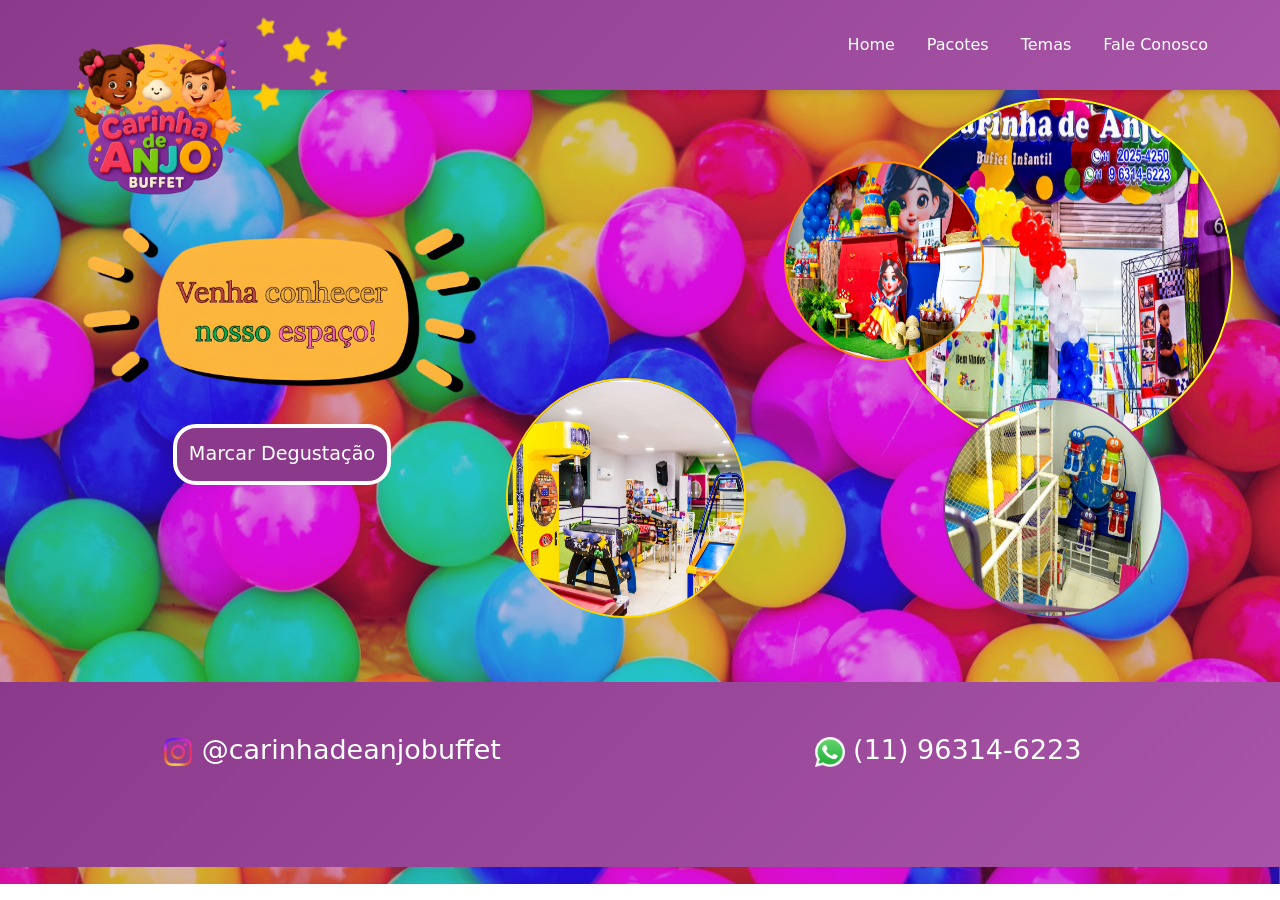
<file: index.html>
<!DOCTYPE html>
<html lang="pt-BR">
<head>
  <meta charset="UTF-8">
  <meta name="viewport" content="width=device-width, initial-scale=1.0">
  <title>Carinha de Anjo Buffet - Festas Infantis</title>
  <link rel="stylesheet" href="css/styles.css">
  <link href="https://cdn.jsdelivr.net/npm/bootstrap@5.3.8/dist/css/bootstrap.min.css" rel="stylesheet" integrity="sha384-sRIl4kxILFvY47J16cr9ZwB07vP4J8+LH7qKQnuqkuIAvNWLzeN8tE5YBujZqJLB" crossorigin="anonymous">
</head>
<body style="
    background: url('imgs/back.jpg');
">

  <header>
    <div class="header-container">
      <a href="index.html" class="logo">
        <!-- <span class="logo-emoji">🎉</span>
        <span>Carinha de Anjo</span> -->
        <img class="logos" src="imgs/0.png"/>
        <img class="logoss" src="imgs/home/10.png"/>
      </a>
      <button class="menu-toggle" id="menuToggle">☰</button>
      <nav id="navMenu">
        <a href="index.html">Home</a>
        <a href="pages/pacotes.html">Pacotes</a>
        <a href="pages/temas.html">Temas</a>
        <!-- <a href="pages/espaco.html">Nosso Espaço</a> -->
        <a href="pages/contato.html">Fale Conosco</a>
      </nav>
    </div>
  </header>
<!-- 
  <section class="hero">
    <div class="hero-content">
      <h1>🎊 Bem-vindo ao Carinha de Anjo Buffet! 🎊</h1>
      <p>Festas infantis inesquecíveis com temas incríveis e muita diversão</p>
      <button class="cta-button" onclick="window.location.href='pages/contato.html'">Marcar Degustação</button>
    </div>
  </section> -->

  <section class="container principal">
    <div class="row">
      <br/>
      <br/>
      <br/>
      <div class="col align-self-center text-center ">
        <img class="img87" src="imgs/87.png"/>
        <br/>
        <button onclick="document.location.href='https://wa.me/5511963146223'" class="marcar">Marcar Degustação</button>
      </div>
      <div class="col two align-self-end">

        <img class="img1" src="imgs/home/1.jpg"/>

      </div>
      <div class="col tree">
 
        <div class="row">
          <div class="col-6 col-md-4"></div>
        </div>

        <div class="row mt-2">
          <div class="col-6 col-md-4"></div>
          <div class="col-6 col-md-4">
            <img class="img2" src="imgs/home/2.jpg"/>
          </div>
          <div class="col-6 col-md-4"></div>
        </div>

        <div class="row ">
          <div class="col-6"><img class="img3" src="imgs/home/4.jpg"/></div>
          <div class="col-6"><img class="img4" src="imgs/home/3.jpg"/></div>
      </div>
   
  </section>

  <!--  -->


  
  
  <footer>
    <div class="footer-content">
      <div class="footer-section">
        <p><a href="https://www.instagram.com/carinhadeanjobuffet" target="_blank" title="Instagram"><img style="width: 30px;height: auto;" src="imgs/50.png" /> @carinhadeanjobuffet</a></p>
      </div>
      <div class="footer-section">
          <a href="https://wa.me/5511963146223" target="_blank" title="Instagram"><img style="width: 30px;height: auto;" src="imgs/1.png" /> (11) 96314-6223</a>
        </div>
      </div>
    </div>
  </footer>

  <script src="js/main.js"></script>

  <script src="https://cdn.jsdelivr.net/npm/bootstrap@5.3.8/dist/js/bootstrap.bundle.min.js" integrity="sha384-FKyoEForCGlyvwx9Hj09JcYn3nv7wiPVlz7YYwJrWVcXK/BmnVDxM+D2scQbITxI" crossorigin="anonymous"></script>

</body>
</html>
</file>
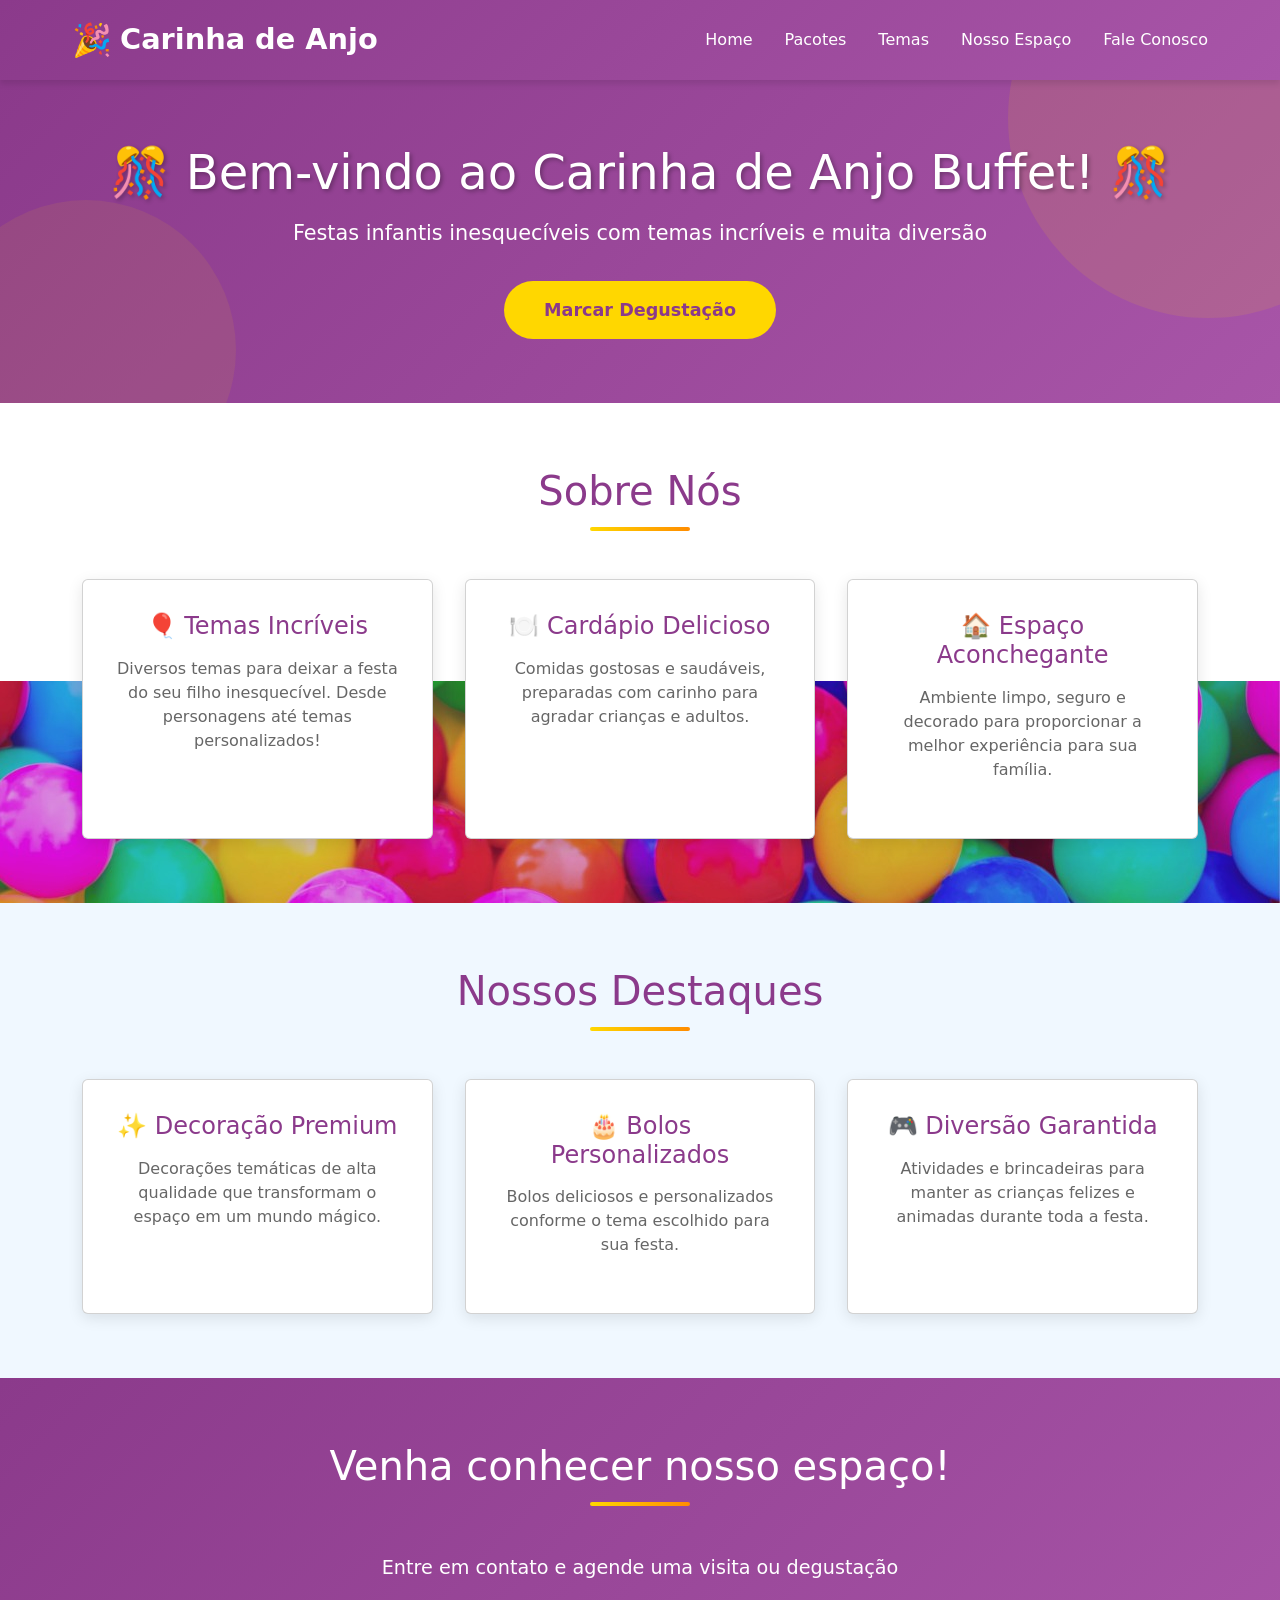
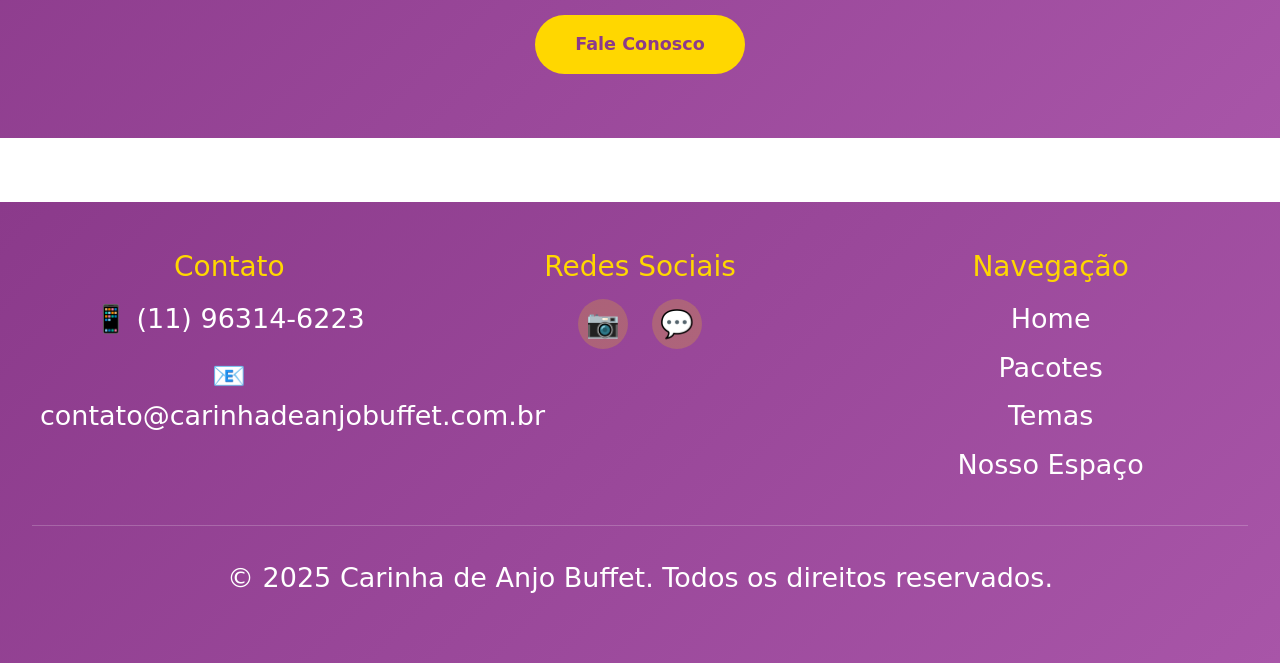
<file: index copy.html>
<!DOCTYPE html>
<html lang="pt-BR">
<head>
  <meta charset="UTF-8">
  <meta name="viewport" content="width=device-width, initial-scale=1.0">
  <title>Carinha de Anjo Buffet - Festas Infantis</title>
  <link rel="stylesheet" href="css/styles.css">
  <link href="https://cdn.jsdelivr.net/npm/bootstrap@5.3.8/dist/css/bootstrap.min.css" rel="stylesheet" integrity="sha384-sRIl4kxILFvY47J16cr9ZwB07vP4J8+LH7qKQnuqkuIAvNWLzeN8tE5YBujZqJLB" crossorigin="anonymous">
</head>
<body>
  <!-- HEADER -->
  <header>
    <div class="header-container">
      <a href="index.html" class="logo">
        <span class="logo-emoji">🎉</span>
        <span>Carinha de Anjo</span>
      </a>
      <button class="menu-toggle" id="menuToggle">☰</button>
      <nav id="navMenu">
        <a href="index.html">Home</a>
        <a href="pages/pacotes.html">Pacotes</a>
        <a href="pages/temas.html">Temas</a>
        <a href="pages/espaco.html">Nosso Espaço</a>
        <a href="pages/contato.html">Fale Conosco</a>
      </nav>
    </div>
  </header>

  <!-- HERO SECTION -->
  <section class="hero">
    <div class="hero-content">
      <h1>🎊 Bem-vindo ao Carinha de Anjo Buffet! 🎊</h1>
      <p>Festas infantis inesquecíveis com temas incríveis e muita diversão</p>
      <button class="cta-button" onclick="window.location.href='pages/contato.html'">Marcar Degustação</button>
    </div>
  </section>

  <!-- SOBRE -->
  <section id="sobre">
    <div class="container">
      <h2>Sobre Nós</h2>
      <div class="cards-grid">
        <div class="card">
          <h3>🎈 Temas Incríveis</h3>
          <p>Diversos temas para deixar a festa do seu filho inesquecível. Desde personagens até temas personalizados!</p>
        </div>
        <div class="card">
          <h3>🍽️ Cardápio Delicioso</h3>
          <p>Comidas gostosas e saudáveis, preparadas com carinho para agradar crianças e adultos.</p>
        </div>
        <div class="card">
          <h3>🏠 Espaço Aconchegante</h3>
          <p>Ambiente limpo, seguro e decorado para proporcionar a melhor experiência para sua família.</p>
        </div>
      </div>
    </div>
  </section>

  <!-- DESTAQUES -->
  <section id="destaques" style="background-color: #f0f8ff;">
    <div class="container">
      <h2>Nossos Destaques</h2>
      <div class="cards-grid">
        <div class="card">
          <h3>✨ Decoração Premium</h3>
          <p>Decorações temáticas de alta qualidade que transformam o espaço em um mundo mágico.</p>
        </div>
        <div class="card">
          <h3>🎂 Bolos Personalizados</h3>
          <p>Bolos deliciosos e personalizados conforme o tema escolhido para sua festa.</p>
        </div>
        <div class="card">
          <h3>🎮 Diversão Garantida</h3>
          <p>Atividades e brincadeiras para manter as crianças felizes e animadas durante toda a festa.</p>
        </div>
      </div>
    </div>
  </section>

  <!-- CHAMADA PARA AÇÃO -->
  <section id="cta" style="background: linear-gradient(135deg, #8B3A8B 0%, #A855A8 100%); color: white; text-align: center;">
    <div class="container">
      <h2 style="color: white;">Venha conhecer nosso espaço!</h2>
      <p style="font-size: 1.2rem; margin-bottom: 2rem;">Entre em contato e agende uma visita ou degustação</p>
      <button class="cta-button" onclick="window.location.href='pages/contato.html'">Fale Conosco</button>
    </div>
  </section>

  <!-- FOOTER -->
  <footer>
    <div class="footer-content">
      <div class="footer-section">
        <h3>Contato</h3>
        <p>📱 (11) 96314-6223</p>
        <p>📧 contato@carinhadeanjobuffet.com.br</p>
      </div>
      <div class="footer-section">
        <h3>Redes Sociais</h3>
        <div class="social-links">
          <a href="https://www.instagram.com/carinhadeanjobuffet" target="_blank" title="Instagram">📷</a>
          <a href="https://wa.me/5511963146223" target="_blank" title="WhatsApp">💬</a>
        </div>
      </div>
      <div class="footer-section">
        <h3>Navegação</h3>
        <a href="index.html">Home</a>
        <a href="pages/pacotes.html">Pacotes</a>
        <a href="pages/temas.html">Temas</a>
        <a href="pages/espaco.html">Nosso Espaço</a>
      </div>
    </div>
    <div class="footer-bottom">
      <p>&copy; 2025 Carinha de Anjo Buffet. Todos os direitos reservados.</p>
    </div>
  </footer>

  <script src="js/main.js"></script>

  <script src="https://cdn.jsdelivr.net/npm/bootstrap@5.3.8/dist/js/bootstrap.bundle.min.js" integrity="sha384-FKyoEForCGlyvwx9Hj09JcYn3nv7wiPVlz7YYwJrWVcXK/BmnVDxM+D2scQbITxI" crossorigin="anonymous"></script>

</body>
</html>
</file>
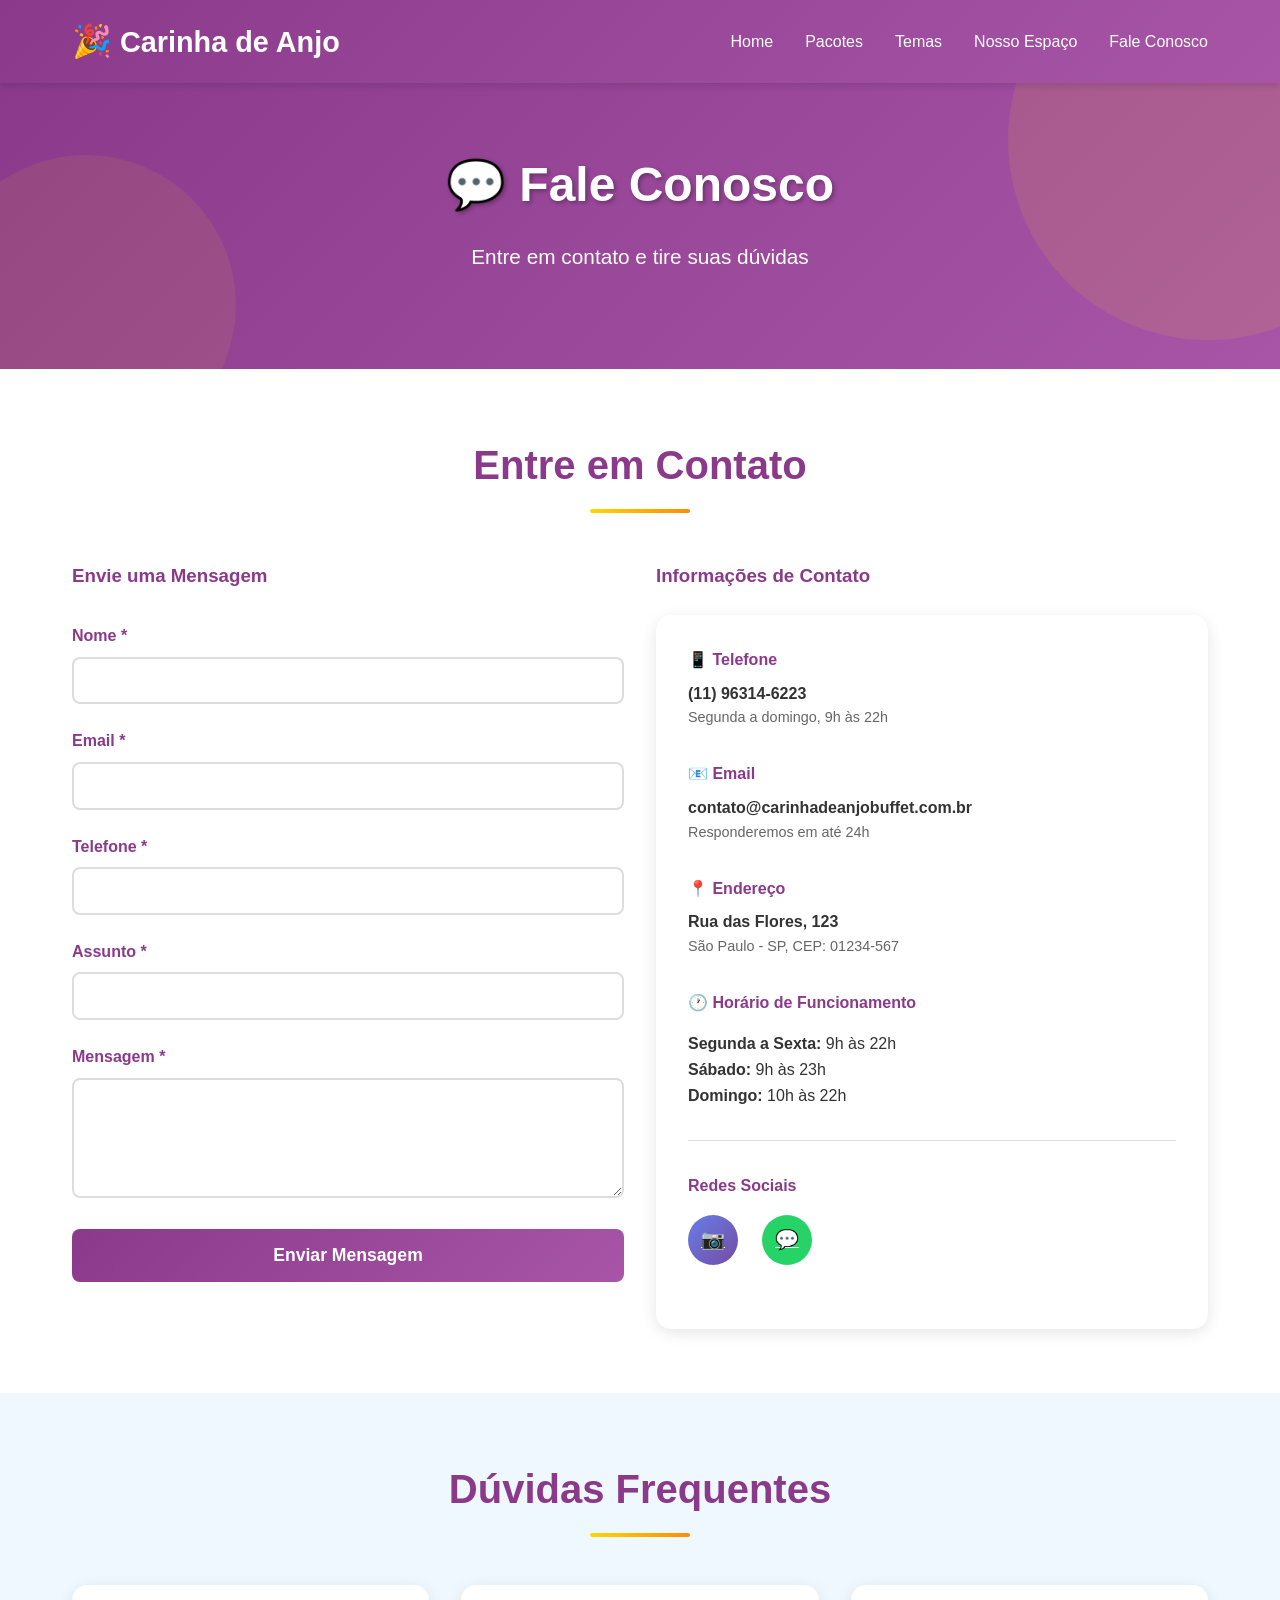
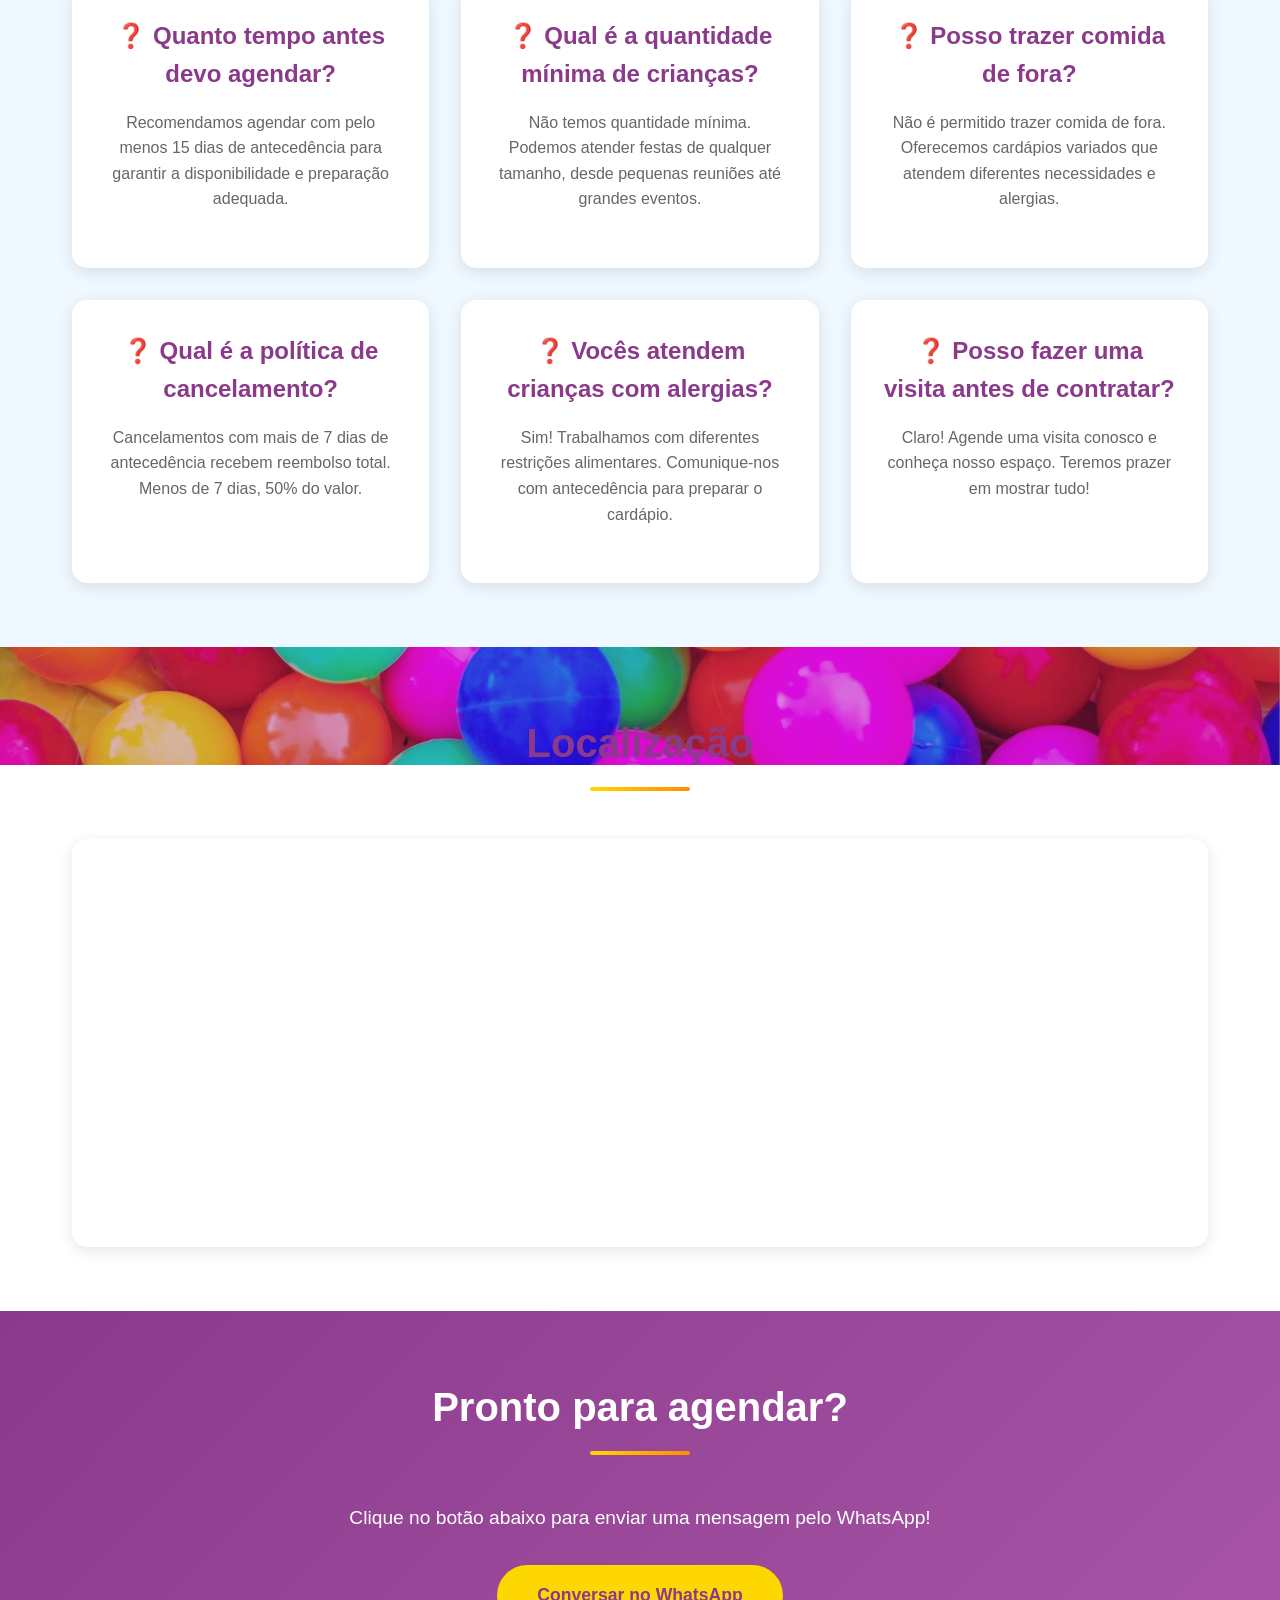
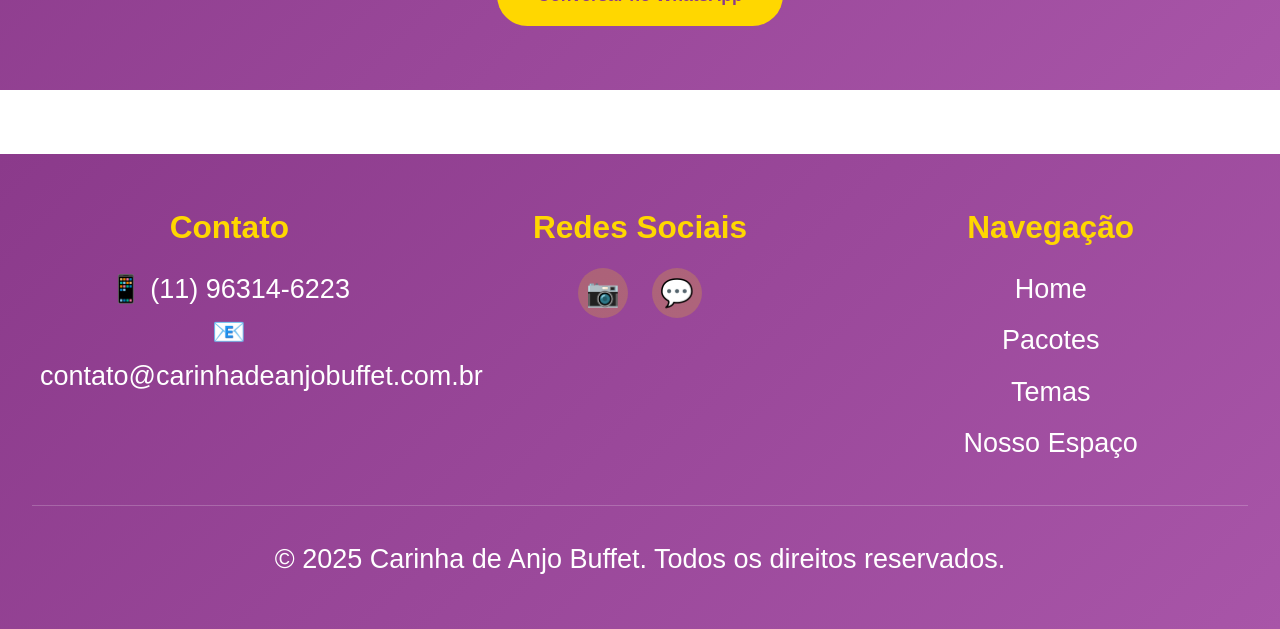
<file: pages/contato copy.html>
<!DOCTYPE html>
<html lang="pt-BR">
<head>
  <meta charset="UTF-8">
  <meta name="viewport" content="width=device-width, initial-scale=1.0">
  <title>Fale Conosco - Carinha de Anjo Buffet</title>
  <link rel="stylesheet" href="../css/styles.css">
</head>
<body>
  <!-- HEADER -->
  <header>
    <div class="header-container">
      <a href="../index.html" class="logo">
        <span class="logo-emoji">🎉</span>
        <span>Carinha de Anjo</span>
      </a>
      <button class="menu-toggle" id="menuToggle">☰</button>
      <nav id="navMenu">
        <a href="../index.html">Home</a>
        <a href="pacotes.html">Pacotes</a>
        <a href="temas.html">Temas</a>
        <a href="espaco.html">Nosso Espaço</a>
        <a href="contato.html">Fale Conosco</a>
      </nav>
    </div>
  </header>

  <!-- HERO SECTION -->
  <section class="hero">
    <div class="hero-content">
      <h1>💬 Fale Conosco</h1>
      <p>Entre em contato e tire suas dúvidas</p>
    </div>
  </section>

  <!-- CONTATO -->
  <section id="contato">
    <div class="container">
      <h2>Entre em Contato</h2>
      <div style="display: grid; grid-template-columns: 1fr 1fr; gap: 2rem; margin-top: 2rem;">
        <!-- FORMULÁRIO -->
        <div>
          <h3 style="color: var(--primary-purple); margin-bottom: 1.5rem;">Envie uma Mensagem</h3>
          <form class="form-container" id="contactForm" style="box-shadow: none; padding: 0;">
            <div class="form-group">
              <label for="nome">Nome *</label>
              <input type="text" id="nome" name="nome" required>
            </div>
            <div class="form-group">
              <label for="email">Email *</label>
              <input type="email" id="email" name="email" required>
            </div>
            <div class="form-group">
              <label for="telefone">Telefone *</label>
              <input type="tel" id="telefone" name="telefone" required>
            </div>
            <div class="form-group">
              <label for="assunto">Assunto *</label>
              <input type="text" id="assunto" name="assunto" required>
            </div>
            <div class="form-group">
              <label for="mensagem">Mensagem *</label>
              <textarea id="mensagem" name="mensagem" required></textarea>
            </div>
            <button type="submit" class="submit-btn">Enviar Mensagem</button>
          </form>
        </div>

        <!-- INFORMAÇÕES DE CONTATO -->
        <div>
          <h3 style="color: var(--primary-purple); margin-bottom: 1.5rem;">Informações de Contato</h3>
          <div style="background: white; padding: 2rem; border-radius: var(--border-radius); box-shadow: 0 4px 15px rgba(0, 0, 0, 0.1);">
            <div style="margin-bottom: 2rem;">
              <h4 style="color: var(--primary-purple); margin-bottom: 0.5rem;">📱 Telefone</h4>
              <p><strong>(11) 96314-6223</strong></p>
              <p style="color: #666; font-size: 0.9rem;">Segunda a domingo, 9h às 22h</p>
            </div>

            <div style="margin-bottom: 2rem;">
              <h4 style="color: var(--primary-purple); margin-bottom: 0.5rem;">📧 Email</h4>
              <p><strong>contato@carinhadeanjobuffet.com.br</strong></p>
              <p style="color: #666; font-size: 0.9rem;">Responderemos em até 24h</p>
            </div>

            <div style="margin-bottom: 2rem;">
              <h4 style="color: var(--primary-purple); margin-bottom: 0.5rem;">📍 Endereço</h4>
              <p><strong>Rua das Flores, 123</strong></p>
              <p style="color: #666; font-size: 0.9rem;">São Paulo - SP, CEP: 01234-567</p>
            </div>

            <div style="margin-bottom: 2rem;">
              <h4 style="color: var(--primary-purple); margin-bottom: 1rem;">🕐 Horário de Funcionamento</h4>
              <p><strong>Segunda a Sexta:</strong> 9h às 22h</p>
              <p><strong>Sábado:</strong> 9h às 23h</p>
              <p><strong>Domingo:</strong> 10h às 22h</p>
            </div>

            <div style="margin-top: 2rem; padding-top: 2rem; border-top: 1px solid #ddd;">
              <h4 style="color: var(--primary-purple); margin-bottom: 1rem;">Redes Sociais</h4>
              <div class="social-links" style="justify-content: flex-start;">
                <a href="https://www.instagram.com/carinhadeanjobuffet" target="_blank" title="Instagram" style="background: linear-gradient(135deg, #667eea 0%, #764ba2 100%); color: white; font-size: 1.2rem;">📷</a>
                <a href="https://wa.me/5511963146223" target="_blank" title="WhatsApp" style="background: #25D366; color: white; font-size: 1.2rem;">💬</a>
              </div>
            </div>
          </div>
        </div>
      </div>
    </div>
  </section>

  <!-- DÚVIDAS FREQUENTES -->
  <section id="faq" style="background-color: #f0f8ff;">
    <div class="container">
      <h2>Dúvidas Frequentes</h2>
      <div class="cards-grid">
        <div class="card">
          <h3>❓ Quanto tempo antes devo agendar?</h3>
          <p>Recomendamos agendar com pelo menos 15 dias de antecedência para garantir a disponibilidade e preparação adequada.</p>
        </div>
        <div class="card">
          <h3>❓ Qual é a quantidade mínima de crianças?</h3>
          <p>Não temos quantidade mínima. Podemos atender festas de qualquer tamanho, desde pequenas reuniões até grandes eventos.</p>
        </div>
        <div class="card">
          <h3>❓ Posso trazer comida de fora?</h3>
          <p>Não é permitido trazer comida de fora. Oferecemos cardápios variados que atendem diferentes necessidades e alergias.</p>
        </div>
        <div class="card">
          <h3>❓ Qual é a política de cancelamento?</h3>
          <p>Cancelamentos com mais de 7 dias de antecedência recebem reembolso total. Menos de 7 dias, 50% do valor.</p>
        </div>
        <div class="card">
          <h3>❓ Vocês atendem crianças com alergias?</h3>
          <p>Sim! Trabalhamos com diferentes restrições alimentares. Comunique-nos com antecedência para preparar o cardápio.</p>
        </div>
        <div class="card">
          <h3>❓ Posso fazer uma visita antes de contratar?</h3>
          <p>Claro! Agende uma visita conosco e conheça nosso espaço. Teremos prazer em mostrar tudo!</p>
        </div>
      </div>
    </div>
  </section>

  <!-- MAPA -->
  <section id="mapa">
    <div class="container">
      <h2>Localização</h2>
      <div style="margin-top: 2rem; border-radius: var(--border-radius); overflow: hidden; box-shadow: 0 4px 15px rgba(0, 0, 0, 0.1);">
        <iframe src="https://www.google.com/maps/embed?pb=!1m18!1m12!1m3!1d3657.1975508788353!2d-46.6560521!3d-23.5505199!2m3!1f0!2f0!3f0!3m2!1i1024!2i768!4f13.1!3m3!1m2!1s0x94ce59c8da0edb6d%3A0x1234567890!2sRua%20das%20Flores%2C%20123%20-%20S%C3%A3o%20Paulo!5e0!3m2!1spt-BR!2sbr!4v1234567890" width="100%" height="400" style="border:0;" allowfullscreen="" loading="lazy" referrerpolicy="no-referrer-when-downgrade"></iframe>
      </div>
    </div>
  </section>

  <!-- CTA -->
  <section id="cta" style="background: linear-gradient(135deg, #8B3A8B 0%, #A855A8 100%); color: white; text-align: center;">
    <div class="container">
      <h2 style="color: white;">Pronto para agendar?</h2>
      <p style="font-size: 1.2rem; margin-bottom: 2rem;">Clique no botão abaixo para enviar uma mensagem pelo WhatsApp!</p>
      <a href="https://wa.me/5511963146223?text=Olá!%20Gostaria%20de%20agendar%20uma%20festa%20no%20Carinha%20de%20Anjo%20Buffet!" target="_blank" class="cta-button">Conversar no WhatsApp</a>
    </div>
  </section>

  <!-- FOOTER -->
  <footer>
    <div class="footer-content">
      <div class="footer-section">
        <h3>Contato</h3>
        <p>📱 (11) 96314-6223</p>
        <p>📧 contato@carinhadeanjobuffet.com.br</p>
      </div>
      <div class="footer-section">
        <h3>Redes Sociais</h3>
        <div class="social-links">
          <a href="https://www.instagram.com/carinhadeanjobuffet" target="_blank" title="Instagram">📷</a>
          <a href="https://wa.me/5511963146223" target="_blank" title="WhatsApp">💬</a>
        </div>
      </div>
      <div class="footer-section">
        <h3>Navegação</h3>
        <a href="../index.html">Home</a>
        <a href="pacotes.html">Pacotes</a>
        <a href="temas.html">Temas</a>
        <a href="espaco.html">Nosso Espaço</a>
      </div>
    </div>
    <div class="footer-bottom">
      <p>&copy; 2025 Carinha de Anjo Buffet. Todos os direitos reservados.</p>
    </div>
  </footer>

  <script src="../js/main.js"></script>
</body>
</html>
</file>
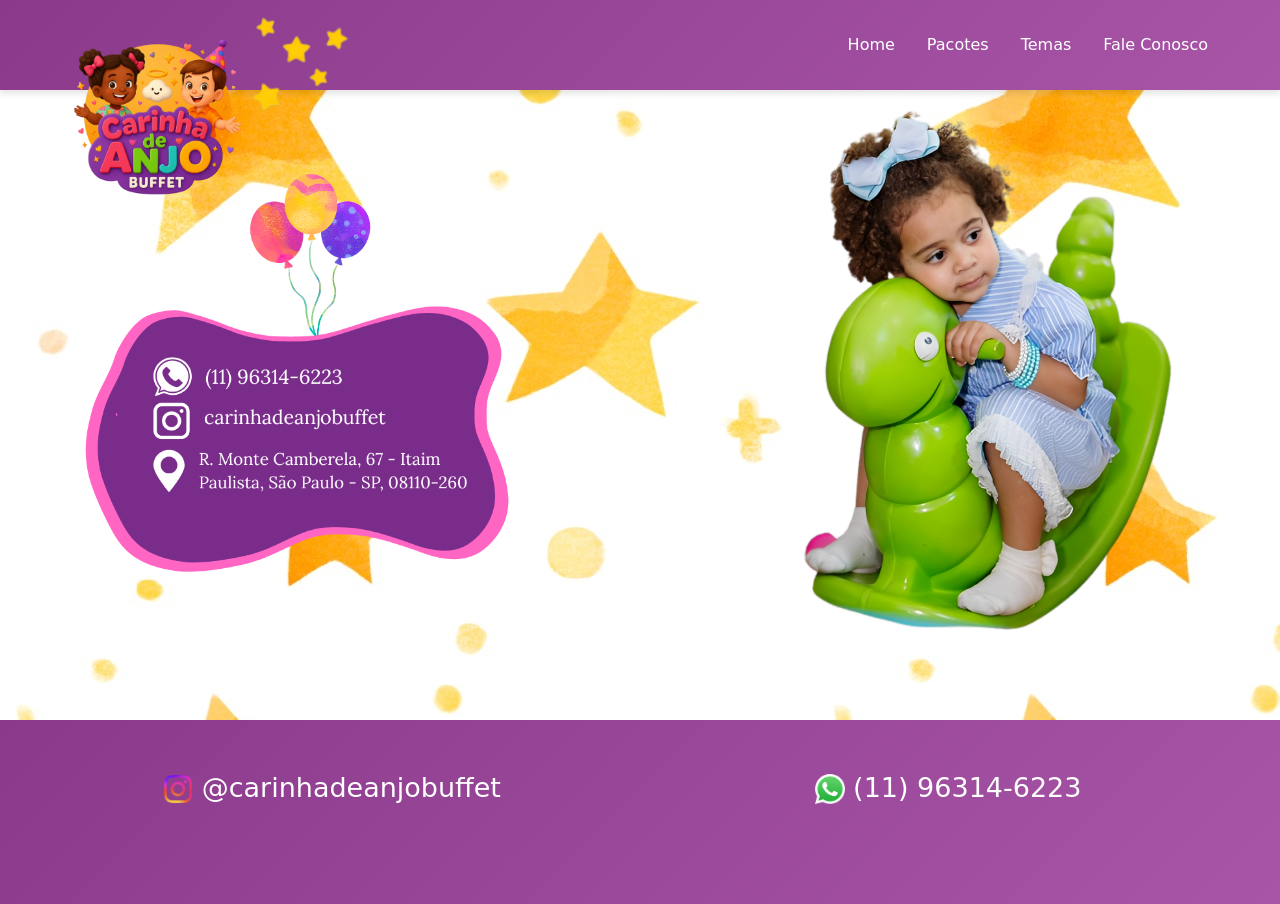
<file: pages/contato.html>
<!DOCTYPE html>
<html lang="pt-BR">
<head>
  <meta charset="UTF-8">
  <meta name="viewport" content="width=device-width, initial-scale=1.0">
  <title>Carinha de Anjo Buffet - Festas Infantis</title>
  <link rel="stylesheet" href="../css/styles.css">
  <link href="https://cdn.jsdelivr.net/npm/bootstrap@5.3.8/dist/css/bootstrap.min.css" rel="stylesheet" integrity="sha384-sRIl4kxILFvY47J16cr9ZwB07vP4J8+LH7qKQnuqkuIAvNWLzeN8tE5YBujZqJLB" crossorigin="anonymous">
</head>
<body style="
    background: url('../imgs/contato/1.jpg');
">

  <header>
    <div class="header-container">
      <a href="index.html" class="logo">
        <!-- <span class="logo-emoji">🎉</span>
        <span>Carinha de Anjo</span> -->
        <img class="logos" src="../imgs/0.png"/>
        <img class="logoss" src="../imgs/home/10.png"/>
      </a>
      <button class="menu-toggle" id="menuToggle">☰</button>
      <nav id="navMenu">
        <a href="../index.html">Home</a>
        <a href="pacotes.html">Pacotes</a>
        <a href="temas.html">Temas</a>
        <!-- <a href="espaco.html">Nosso Espaço</a> -->
        <a href="contato.html">Fale Conosco</a>
      </nav>
    </div>
  </header>
<!-- 
  <section class="hero">
    <div class="hero-content">
      <h1>🎊 Bem-vindo ao Carinha de Anjo Buffet! 🎊</h1>
      <p>Festas infantis inesquecíveis com temas incríveis e muita diversão</p>
      <button class="cta-button" onclick="window.location.href='pages/contato.html'">Marcar Degustação</button>
    </div>
  </section> -->

  <section class="container principal">
    <div class="row">
      <br/>
      <br/>
      <br/>
      <div class="col contatos align-self-center ">
       <img class="img102" src="../imgs/contato/10.png" />
      </div>
      <div class="col two align-self-end">
        
      </div>
      <div class="col tree">
  
        <div class="row ">
          <div class="col-6"><img class="img101" src="../imgs/contato/2.png"/></div>
      </div>
   
  </section>
  
  <footer>
    <div class="footer-content">
      <div class="footer-section">
        <p><a href="https://www.instagram.com/carinhadeanjobuffet" target="_blank" title="Instagram"><img style="width: 30px;height: auto;" src="../imgs/50.png" /> @carinhadeanjobuffet</a></p>
      </div>
      <div class="footer-section">
          <a href="https://wa.me/5511963146223" target="_blank" title="Instagram"><img style="width: 30px;height: auto;" src="../imgs/1.png" /> (11) 96314-6223</a>
        </div>
      </div>
    </div>
  </footer>

  <script src="../js/main.js"></script>

  <script src="https://cdn.jsdelivr.net/npm/bootstrap@5.3.8/dist/js/bootstrap.bundle.min.js" integrity="sha384-FKyoEForCGlyvwx9Hj09JcYn3nv7wiPVlz7YYwJrWVcXK/BmnVDxM+D2scQbITxI" crossorigin="anonymous"></script>

</body>
</html>
</file>
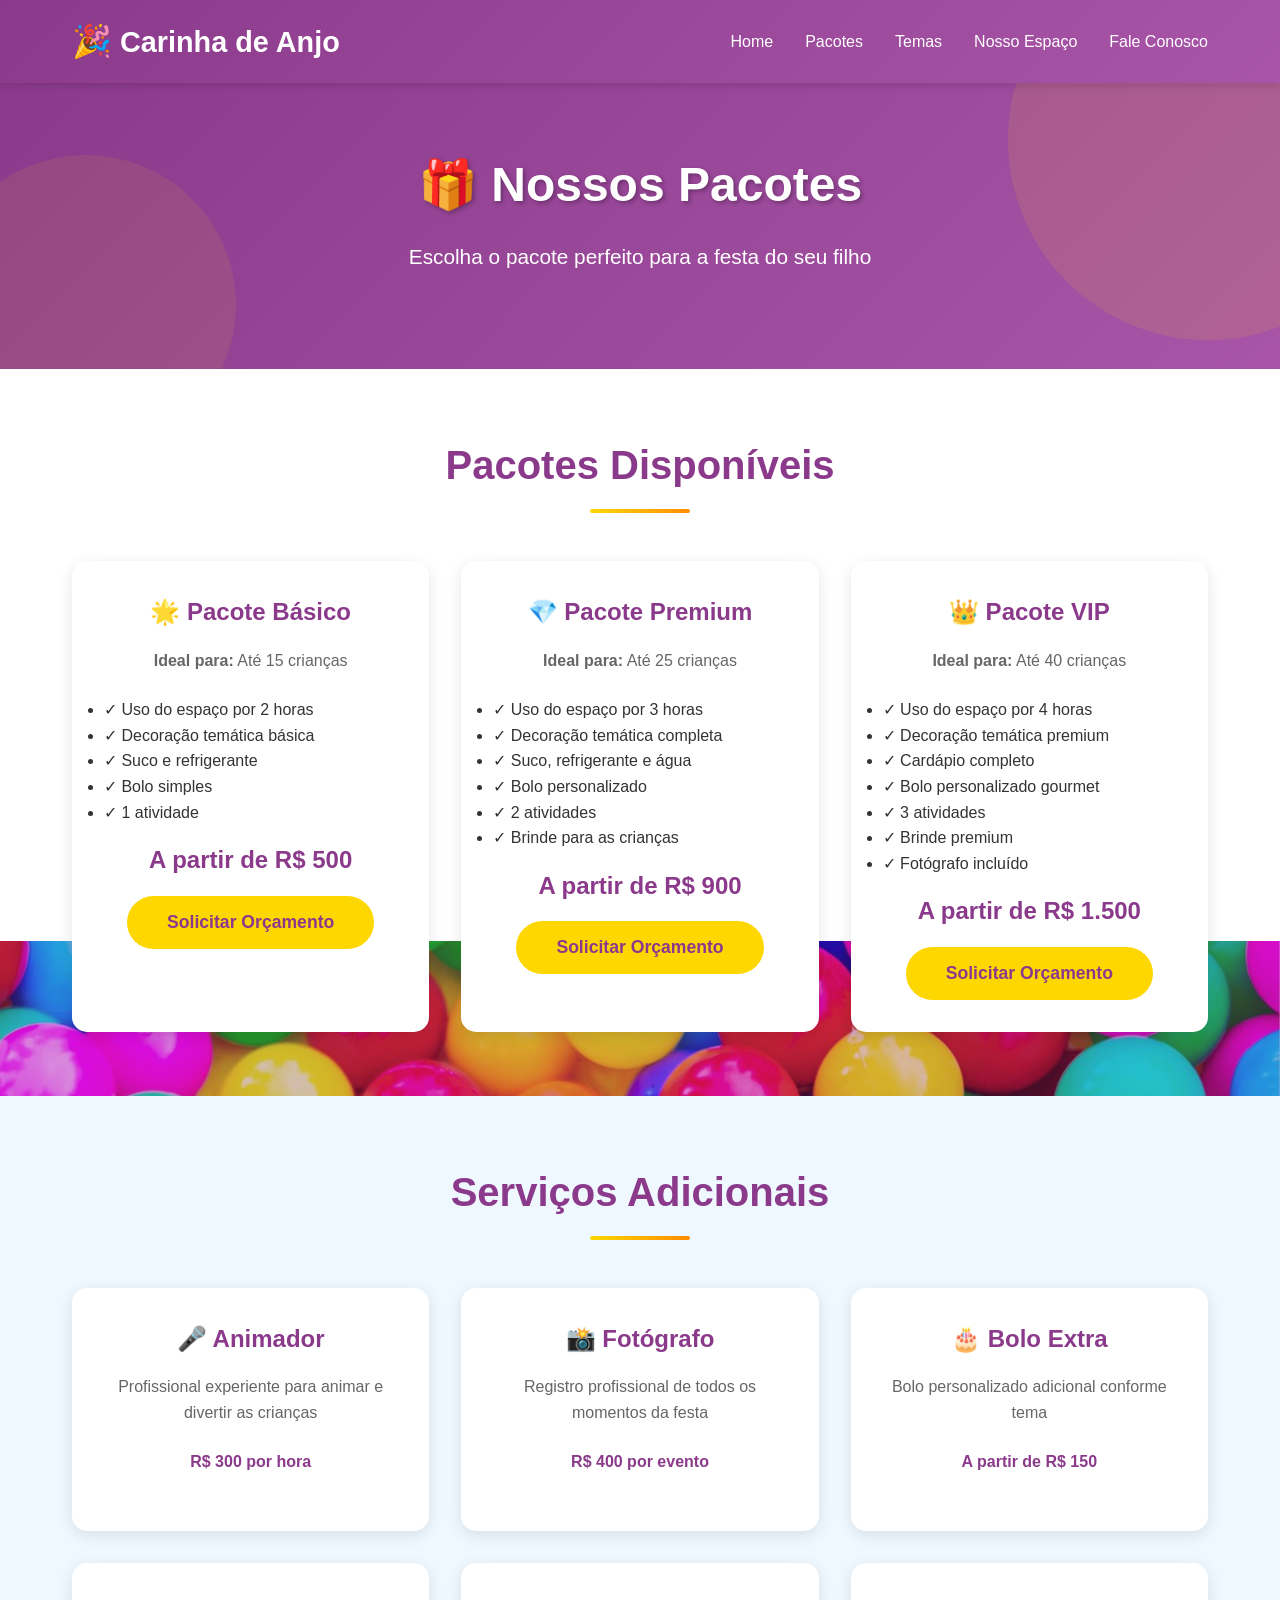
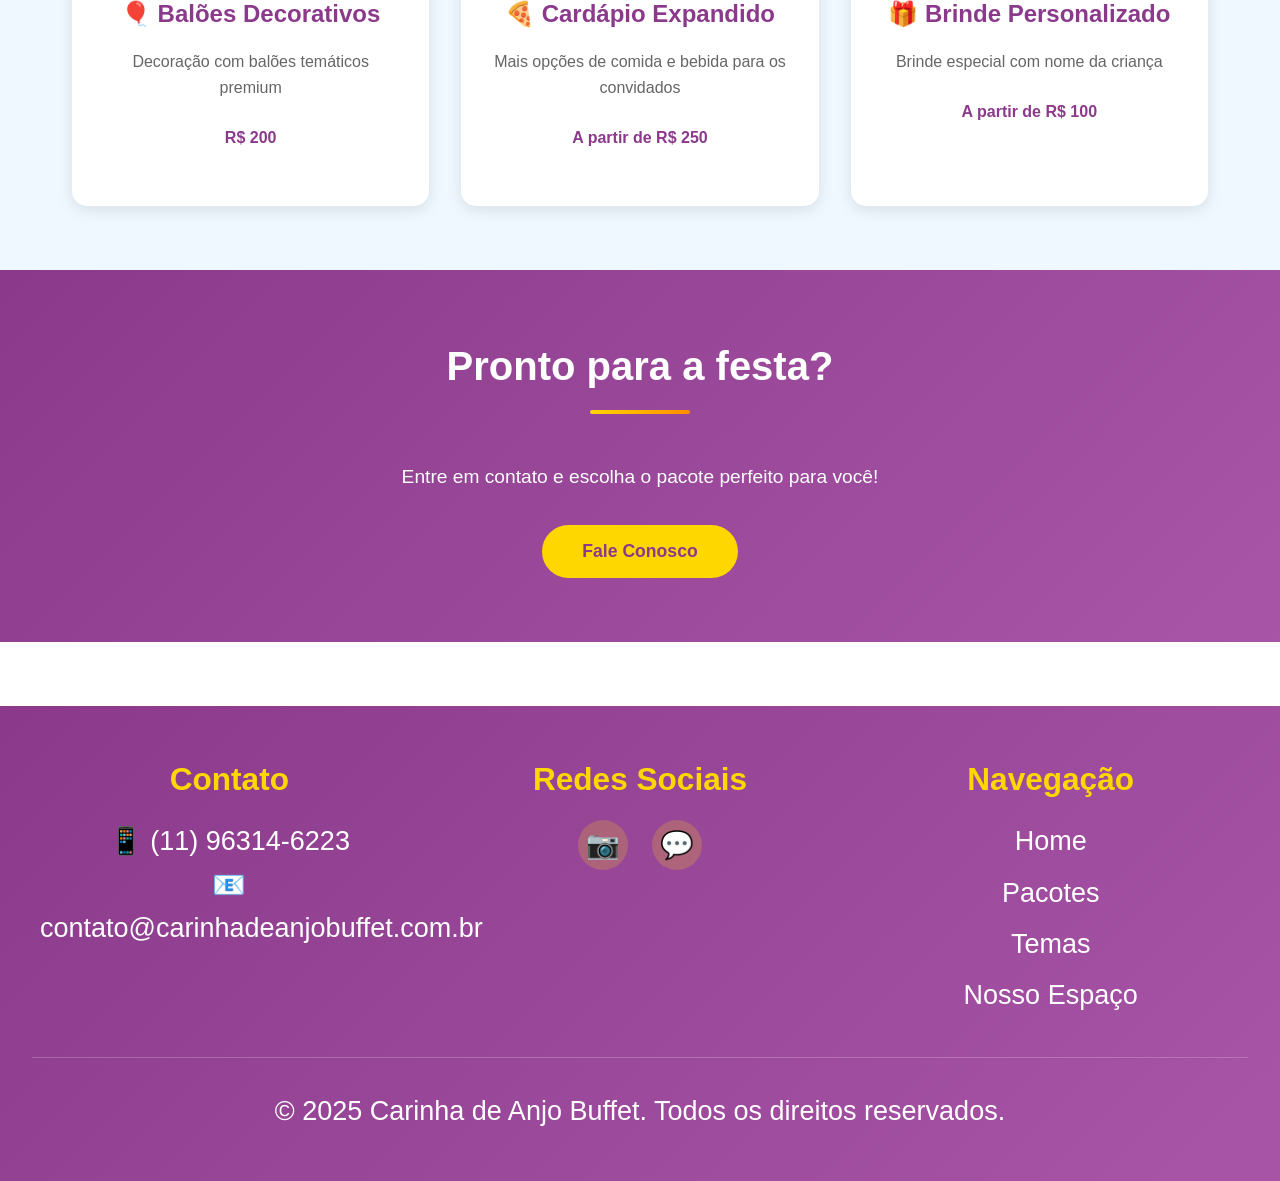
<file: pages/pacotes copy.html>
<!DOCTYPE html>
<html lang="pt-BR">
<head>
  <meta charset="UTF-8">
  <meta name="viewport" content="width=device-width, initial-scale=1.0">
  <title>Pacotes - Carinha de Anjo Buffet</title>
  <link rel="stylesheet" href="../css/styles.css">
</head>
<body>
  <!-- HEADER -->
  <header>
    <div class="header-container">
      <a href="../index.html" class="logo">
        <span class="logo-emoji">🎉</span>
        <span>Carinha de Anjo</span>
      </a>
      <button class="menu-toggle" id="menuToggle">☰</button>
      <nav id="navMenu">
        <a href="../index.html">Home</a>
        <a href="pacotes.html">Pacotes</a>
        <a href="temas.html">Temas</a>
        <a href="espaco.html">Nosso Espaço</a>
        <a href="contato.html">Fale Conosco</a>
      </nav>
    </div>
  </header>

  <!-- HERO SECTION -->
  <section class="hero">
    <div class="hero-content">
      <h1>🎁 Nossos Pacotes</h1>
      <p>Escolha o pacote perfeito para a festa do seu filho</p>
    </div>
  </section>

  <!-- PACOTES -->
  <section id="pacotes">
    <div class="container">
      <h2>Pacotes Disponíveis</h2>
      <div class="cards-grid">
        <div class="card">
          <h3>🌟 Pacote Básico</h3>
          <p><strong>Ideal para:</strong> Até 15 crianças</p>
          <ul style="text-align: left; margin: 1rem 0;">
            <li>✓ Uso do espaço por 2 horas</li>
            <li>✓ Decoração temática básica</li>
            <li>✓ Suco e refrigerante</li>
            <li>✓ Bolo simples</li>
            <li>✓ 1 atividade</li>
          </ul>
          <p style="font-size: 1.5rem; color: var(--primary-purple); font-weight: bold; margin: 1rem 0;">A partir de R$ 500</p>
          <button class="cta-button" onclick="window.location.href='contato.html'">Solicitar Orçamento</button>
        </div>

        <div class="card">
          <h3>💎 Pacote Premium</h3>
          <p><strong>Ideal para:</strong> Até 25 crianças</p>
          <ul style="text-align: left; margin: 1rem 0;">
            <li>✓ Uso do espaço por 3 horas</li>
            <li>✓ Decoração temática completa</li>
            <li>✓ Suco, refrigerante e água</li>
            <li>✓ Bolo personalizado</li>
            <li>✓ 2 atividades</li>
            <li>✓ Brinde para as crianças</li>
          </ul>
          <p style="font-size: 1.5rem; color: var(--primary-purple); font-weight: bold; margin: 1rem 0;">A partir de R$ 900</p>
          <button class="cta-button" onclick="window.location.href='contato.html'">Solicitar Orçamento</button>
        </div>

        <div class="card">
          <h3>👑 Pacote VIP</h3>
          <p><strong>Ideal para:</strong> Até 40 crianças</p>
          <ul style="text-align: left; margin: 1rem 0;">
            <li>✓ Uso do espaço por 4 horas</li>
            <li>✓ Decoração temática premium</li>
            <li>✓ Cardápio completo</li>
            <li>✓ Bolo personalizado gourmet</li>
            <li>✓ 3 atividades</li>
            <li>✓ Brinde premium</li>
            <li>✓ Fotógrafo incluído</li>
          </ul>
          <p style="font-size: 1.5rem; color: var(--primary-purple); font-weight: bold; margin: 1rem 0;">A partir de R$ 1.500</p>
          <button class="cta-button" onclick="window.location.href='contato.html'">Solicitar Orçamento</button>
        </div>
      </div>
    </div>
  </section>

  <!-- ADICIONAIS -->
  <section id="adicionais" style="background-color: #f0f8ff;">
    <div class="container">
      <h2>Serviços Adicionais</h2>
      <div class="cards-grid">
        <div class="card">
          <h3>🎤 Animador</h3>
          <p>Profissional experiente para animar e divertir as crianças</p>
          <p style="color: var(--primary-purple); font-weight: bold;">R$ 300 por hora</p>
        </div>
        <div class="card">
          <h3>📸 Fotógrafo</h3>
          <p>Registro profissional de todos os momentos da festa</p>
          <p style="color: var(--primary-purple); font-weight: bold;">R$ 400 por evento</p>
        </div>
        <div class="card">
          <h3>🎂 Bolo Extra</h3>
          <p>Bolo personalizado adicional conforme tema</p>
          <p style="color: var(--primary-purple); font-weight: bold;">A partir de R$ 150</p>
        </div>
        <div class="card">
          <h3>🎈 Balões Decorativos</h3>
          <p>Decoração com balões temáticos premium</p>
          <p style="color: var(--primary-purple); font-weight: bold;">R$ 200</p>
        </div>
        <div class="card">
          <h3>🍕 Cardápio Expandido</h3>
          <p>Mais opções de comida e bebida para os convidados</p>
          <p style="color: var(--primary-purple); font-weight: bold;">A partir de R$ 250</p>
        </div>
        <div class="card">
          <h3>🎁 Brinde Personalizado</h3>
          <p>Brinde especial com nome da criança</p>
          <p style="color: var(--primary-purple); font-weight: bold;">A partir de R$ 100</p>
        </div>
      </div>
    </div>
  </section>

  <!-- CTA -->
  <section id="cta" style="background: linear-gradient(135deg, #8B3A8B 0%, #A855A8 100%); color: white; text-align: center;">
    <div class="container">
      <h2 style="color: white;">Pronto para a festa?</h2>
      <p style="font-size: 1.2rem; margin-bottom: 2rem;">Entre em contato e escolha o pacote perfeito para você!</p>
      <button class="cta-button" onclick="window.location.href='contato.html'">Fale Conosco</button>
    </div>
  </section>

  <!-- FOOTER -->
  <footer>
    <div class="footer-content">
      <div class="footer-section">
        <h3>Contato</h3>
        <p>📱 (11) 96314-6223</p>
        <p>📧 contato@carinhadeanjobuffet.com.br</p>
      </div>
      <div class="footer-section">
        <h3>Redes Sociais</h3>
        <div class="social-links">
          <a href="https://www.instagram.com/carinhadeanjobuffet" target="_blank" title="Instagram">📷</a>
          <a href="https://wa.me/5511963146223" target="_blank" title="WhatsApp">💬</a>
        </div>
      </div>
      <div class="footer-section">
        <h3>Navegação</h3>
        <a href="../index.html">Home</a>
        <a href="pacotes.html">Pacotes</a>
        <a href="temas.html">Temas</a>
        <a href="espaco.html">Nosso Espaço</a>
      </div>
    </div>
    <div class="footer-bottom">
      <p>&copy; 2025 Carinha de Anjo Buffet. Todos os direitos reservados.</p>
    </div>
  </footer>

  <script src="../js/main.js"></script>
</body>
</html>
</file>
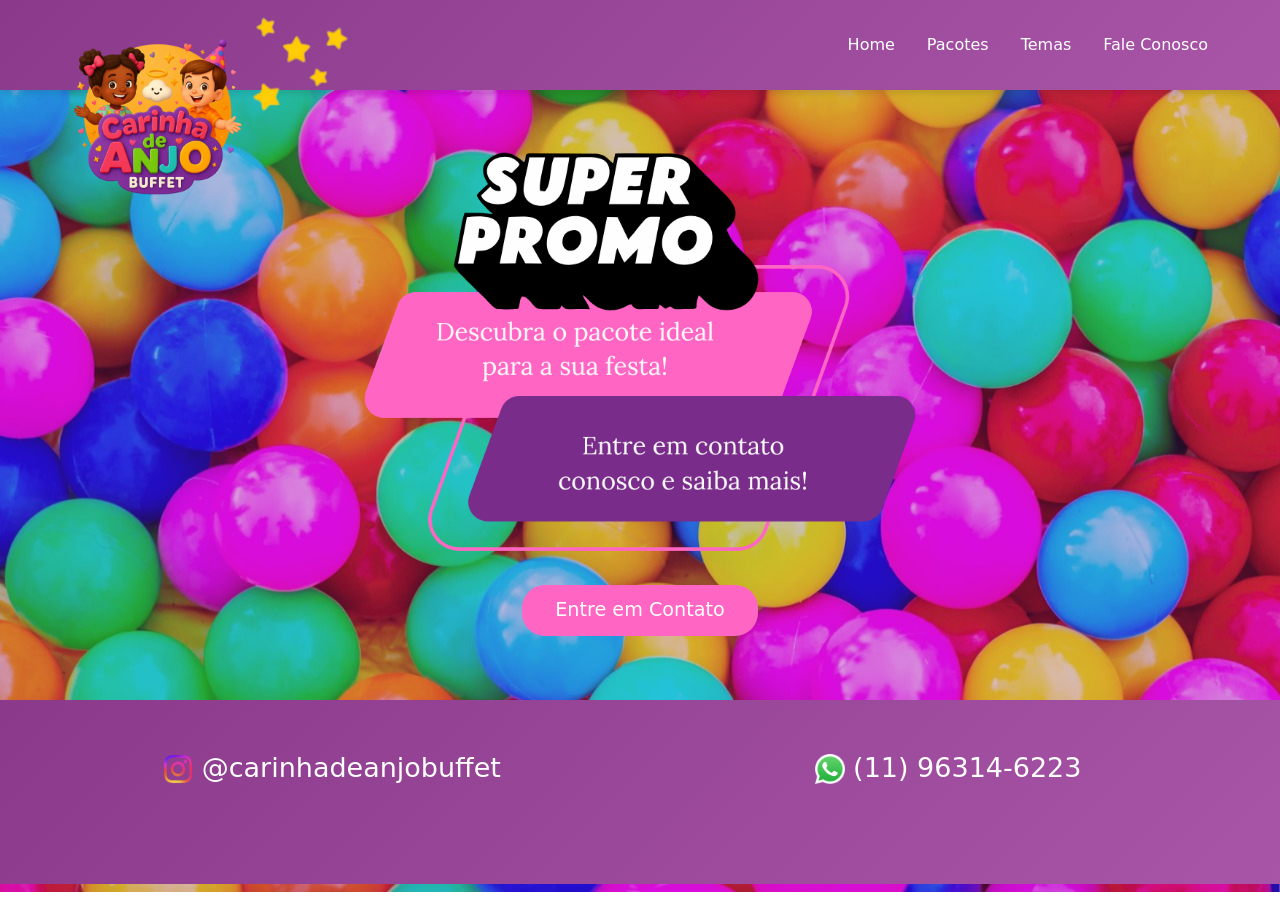
<file: pages/pacotes.html>
<!DOCTYPE html>
<html lang="pt-BR">
<head>
  <meta charset="UTF-8">
  <meta name="viewport" content="width=device-width, initial-scale=1.0">
  <title>Carinha de Anjo Buffet - Festas Infantis</title>
  <link rel="stylesheet" href="../css/styles.css">
  <link href="https://cdn.jsdelivr.net/npm/bootstrap@5.3.8/dist/css/bootstrap.min.css" rel="stylesheet" integrity="sha384-sRIl4kxILFvY47J16cr9ZwB07vP4J8+LH7qKQnuqkuIAvNWLzeN8tE5YBujZqJLB" crossorigin="anonymous">
</head>
<body style="
    background: url('../imgs/back.jpg');
">

  <header>
    <div class="header-container">
      <a href="index.html" class="logo">
        <!-- <span class="logo-emoji">🎉</span>
        <span>Carinha de Anjo</span> -->
        <img class="logos" src="../imgs/0.png"/>
        <img class="logoss" src="../imgs/home/10.png"/>
      </a>
      <button class="menu-toggle" id="menuToggle">☰</button>
      <nav id="navMenu">
        <a href="../index.html">Home</a>
        <a href="pacotes.html">Pacotes</a>
        <a href="temas.html">Temas</a>
        <!-- <a href="espaco.html">Nosso Espaço</a> -->
        <a href="contato.html">Fale Conosco</a>
      </nav>
    </div>
  </header>
<!-- 
  <section class="hero">
    <div class="hero-content">
      <h1>🎊 Bem-vindo ao Carinha de Anjo Buffet! 🎊</h1>
      <p>Festas infantis inesquecíveis com temas incríveis e muita diversão</p>
      <button class="cta-button" onclick="window.location.href='pages/contato.html'">Marcar Degustação</button>
    </div>
  </section> -->

  <section class="container principal">
    <div class="row">
      
       
      <div class="col mt-5 text-center align-self-end">

        <img class="img100" src="../imgs/home/super.png"/>
        <br/>

        <button onclick="document.location.href='https://wa.me/5511963146223'" class="contato">Entre em Contato</button>

      </div>
        
  </section>
  
  <footer>
    <div class="footer-content">
      <div class="footer-section">
        <p><a href="https://www.instagram.com/carinhadeanjobuffet" target="_blank" title="Instagram"><img style="width: 30px;height: auto;" src="../imgs/50.png" /> @carinhadeanjobuffet</a></p>
      </div>
      <div class="footer-section">
          <a href="https://wa.me/5511963146223" target="_blank" title="Instagram"><img style="width: 30px;height: auto;" src="../imgs/1.png" /> (11) 96314-6223</a>
        </div>
      </div>
    </div>
  </footer>

  <script src="../js/main.js"></script>

  <script src="https://cdn.jsdelivr.net/npm/bootstrap@5.3.8/dist/js/bootstrap.bundle.min.js" integrity="sha384-FKyoEForCGlyvwx9Hj09JcYn3nv7wiPVlz7YYwJrWVcXK/BmnVDxM+D2scQbITxI" crossorigin="anonymous"></script>

</body>
</html>
</file>
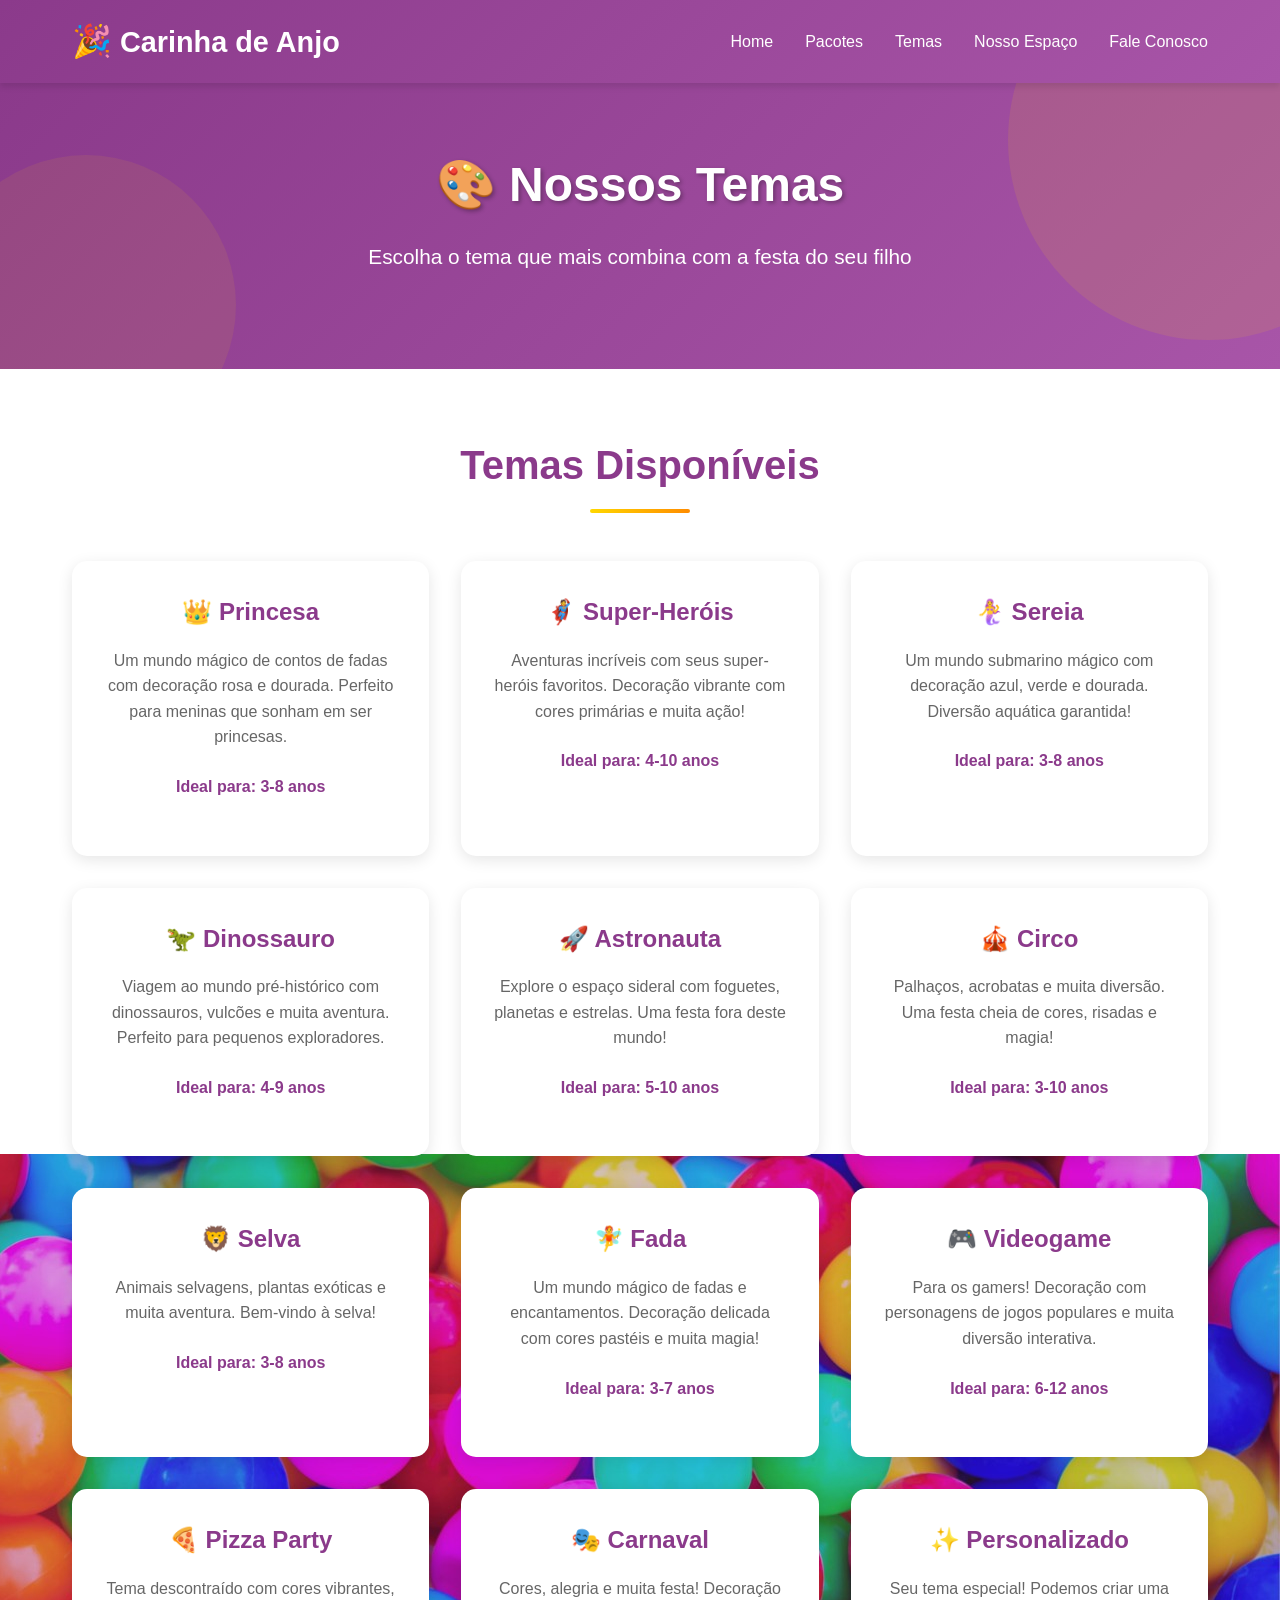
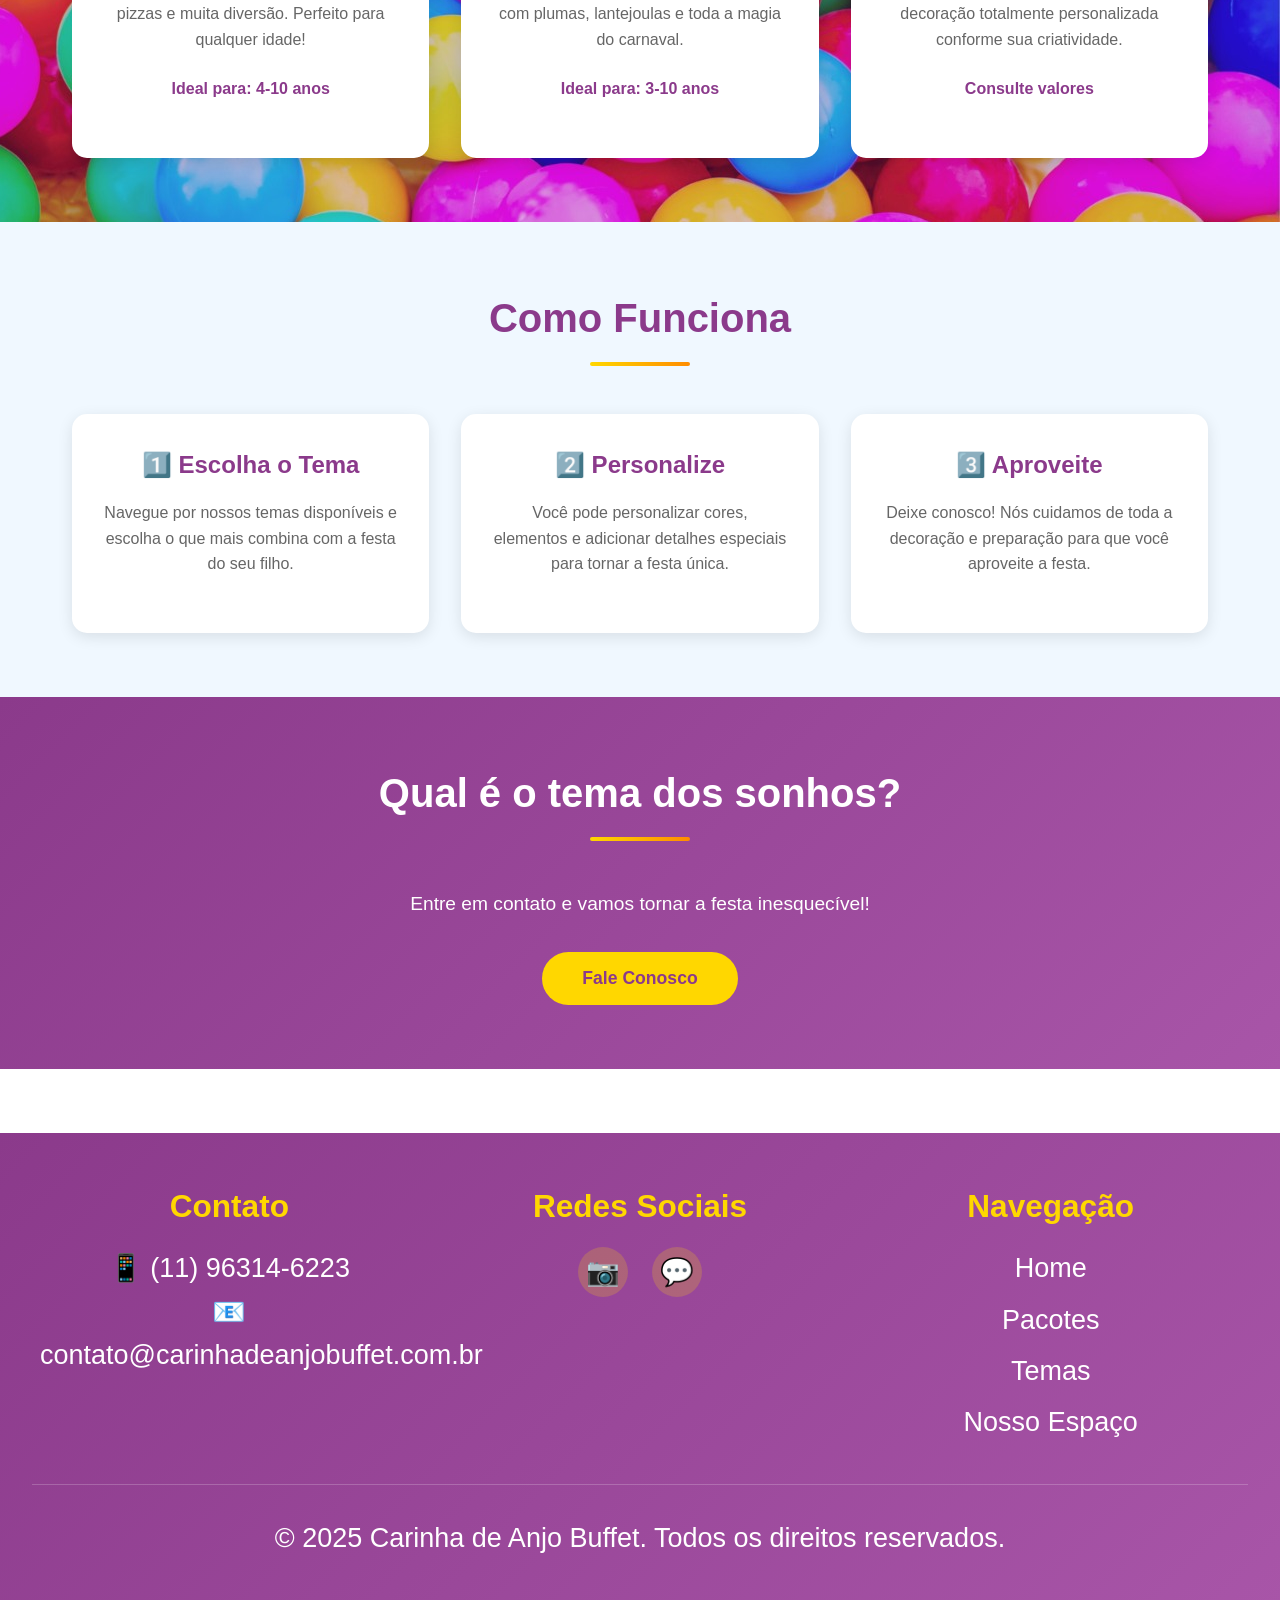
<file: pages/temas copy.html>
<!DOCTYPE html>
<html lang="pt-BR">
<head>
  <meta charset="UTF-8">
  <meta name="viewport" content="width=device-width, initial-scale=1.0">
  <title>Temas - Carinha de Anjo Buffet</title>
  <link rel="stylesheet" href="../css/styles.css">
</head>
<body>
  <!-- HEADER -->
  <header>
    <div class="header-container">
      <a href="../index.html" class="logo">
        <span class="logo-emoji">🎉</span>
        <span>Carinha de Anjo</span>
      </a>
      <button class="menu-toggle" id="menuToggle">☰</button>
      <nav id="navMenu">
        <a href="../index.html">Home</a>
        <a href="pacotes.html">Pacotes</a>
        <a href="temas.html">Temas</a>
        <a href="espaco.html">Nosso Espaço</a>
        <a href="contato.html">Fale Conosco</a>
      </nav>
    </div>
  </header>

  <!-- HERO SECTION -->
  <section class="hero">
    <div class="hero-content">
      <h1>🎨 Nossos Temas</h1>
      <p>Escolha o tema que mais combina com a festa do seu filho</p>
    </div>
  </section>

  <!-- TEMAS -->
  <section id="temas">
    <div class="container">
      <h2>Temas Disponíveis</h2>
      <div class="cards-grid">
        <div class="card">
          <h3>👑 Princesa</h3>
          <p>Um mundo mágico de contos de fadas com decoração rosa e dourada. Perfeito para meninas que sonham em ser princesas.</p>
          <p style="color: var(--primary-purple); font-weight: bold; margin-top: 1rem;">Ideal para: 3-8 anos</p>
        </div>

        <div class="card">
          <h3>🦸 Super-Heróis</h3>
          <p>Aventuras incríveis com seus super-heróis favoritos. Decoração vibrante com cores primárias e muita ação!</p>
          <p style="color: var(--primary-purple); font-weight: bold; margin-top: 1rem;">Ideal para: 4-10 anos</p>
        </div>

        <div class="card">
          <h3>🧜‍♀️ Sereia</h3>
          <p>Um mundo submarino mágico com decoração azul, verde e dourada. Diversão aquática garantida!</p>
          <p style="color: var(--primary-purple); font-weight: bold; margin-top: 1rem;">Ideal para: 3-8 anos</p>
        </div>

        <div class="card">
          <h3>🦖 Dinossauro</h3>
          <p>Viagem ao mundo pré-histórico com dinossauros, vulcões e muita aventura. Perfeito para pequenos exploradores.</p>
          <p style="color: var(--primary-purple); font-weight: bold; margin-top: 1rem;">Ideal para: 4-9 anos</p>
        </div>

        <div class="card">
          <h3>🚀 Astronauta</h3>
          <p>Explore o espaço sideral com foguetes, planetas e estrelas. Uma festa fora deste mundo!</p>
          <p style="color: var(--primary-purple); font-weight: bold; margin-top: 1rem;">Ideal para: 5-10 anos</p>
        </div>

        <div class="card">
          <h3>🎪 Circo</h3>
          <p>Palhaços, acrobatas e muita diversão. Uma festa cheia de cores, risadas e magia!</p>
          <p style="color: var(--primary-purple); font-weight: bold; margin-top: 1rem;">Ideal para: 3-10 anos</p>
        </div>

        <div class="card">
          <h3>🦁 Selva</h3>
          <p>Animais selvagens, plantas exóticas e muita aventura. Bem-vindo à selva!</p>
          <p style="color: var(--primary-purple); font-weight: bold; margin-top: 1rem;">Ideal para: 3-8 anos</p>
        </div>

        <div class="card">
          <h3>🧚 Fada</h3>
          <p>Um mundo mágico de fadas e encantamentos. Decoração delicada com cores pastéis e muita magia!</p>
          <p style="color: var(--primary-purple); font-weight: bold; margin-top: 1rem;">Ideal para: 3-7 anos</p>
        </div>

        <div class="card">
          <h3>🎮 Videogame</h3>
          <p>Para os gamers! Decoração com personagens de jogos populares e muita diversão interativa.</p>
          <p style="color: var(--primary-purple); font-weight: bold; margin-top: 1rem;">Ideal para: 6-12 anos</p>
        </div>

        <div class="card">
          <h3>🍕 Pizza Party</h3>
          <p>Tema descontraído com cores vibrantes, pizzas e muita diversão. Perfeito para qualquer idade!</p>
          <p style="color: var(--primary-purple); font-weight: bold; margin-top: 1rem;">Ideal para: 4-10 anos</p>
        </div>

        <div class="card">
          <h3>🎭 Carnaval</h3>
          <p>Cores, alegria e muita festa! Decoração com plumas, lantejoulas e toda a magia do carnaval.</p>
          <p style="color: var(--primary-purple); font-weight: bold; margin-top: 1rem;">Ideal para: 3-10 anos</p>
        </div>

        <div class="card">
          <h3>✨ Personalizado</h3>
          <p>Seu tema especial! Podemos criar uma decoração totalmente personalizada conforme sua criatividade.</p>
          <p style="color: var(--primary-purple); font-weight: bold; margin-top: 1rem;">Consulte valores</p>
        </div>
      </div>
    </div>
  </section>

  <!-- INFORMAÇÕES -->
  <section id="info-temas" style="background-color: #f0f8ff;">
    <div class="container">
      <h2>Como Funciona</h2>
      <div class="cards-grid">
        <div class="card">
          <h3>1️⃣ Escolha o Tema</h3>
          <p>Navegue por nossos temas disponíveis e escolha o que mais combina com a festa do seu filho.</p>
        </div>
        <div class="card">
          <h3>2️⃣ Personalize</h3>
          <p>Você pode personalizar cores, elementos e adicionar detalhes especiais para tornar a festa única.</p>
        </div>
        <div class="card">
          <h3>3️⃣ Aproveite</h3>
          <p>Deixe conosco! Nós cuidamos de toda a decoração e preparação para que você aproveite a festa.</p>
        </div>
      </div>
    </div>
  </section>

  <!-- CTA -->
  <section id="cta" style="background: linear-gradient(135deg, #8B3A8B 0%, #A855A8 100%); color: white; text-align: center;">
    <div class="container">
      <h2 style="color: white;">Qual é o tema dos sonhos?</h2>
      <p style="font-size: 1.2rem; margin-bottom: 2rem;">Entre em contato e vamos tornar a festa inesquecível!</p>
      <button class="cta-button" onclick="window.location.href='contato.html'">Fale Conosco</button>
    </div>
  </section>

  <!-- FOOTER -->
  <footer>
    <div class="footer-content">
      <div class="footer-section">
        <h3>Contato</h3>
        <p>📱 (11) 96314-6223</p>
        <p>📧 contato@carinhadeanjobuffet.com.br</p>
      </div>
      <div class="footer-section">
        <h3>Redes Sociais</h3>
        <div class="social-links">
          <a href="https://www.instagram.com/carinhadeanjobuffet" target="_blank" title="Instagram">📷</a>
          <a href="https://wa.me/5511963146223" target="_blank" title="WhatsApp">💬</a>
        </div>
      </div>
      <div class="footer-section">
        <h3>Navegação</h3>
        <a href="../index.html">Home</a>
        <a href="pacotes.html">Pacotes</a>
        <a href="temas.html">Temas</a>
        <a href="espaco.html">Nosso Espaço</a>
      </div>
    </div>
    <div class="footer-bottom">
      <p>&copy; 2025 Carinha de Anjo Buffet. Todos os direitos reservados.</p>
    </div>
  </footer>

  <script src="../js/main.js"></script>
</body>
</html>
</file>
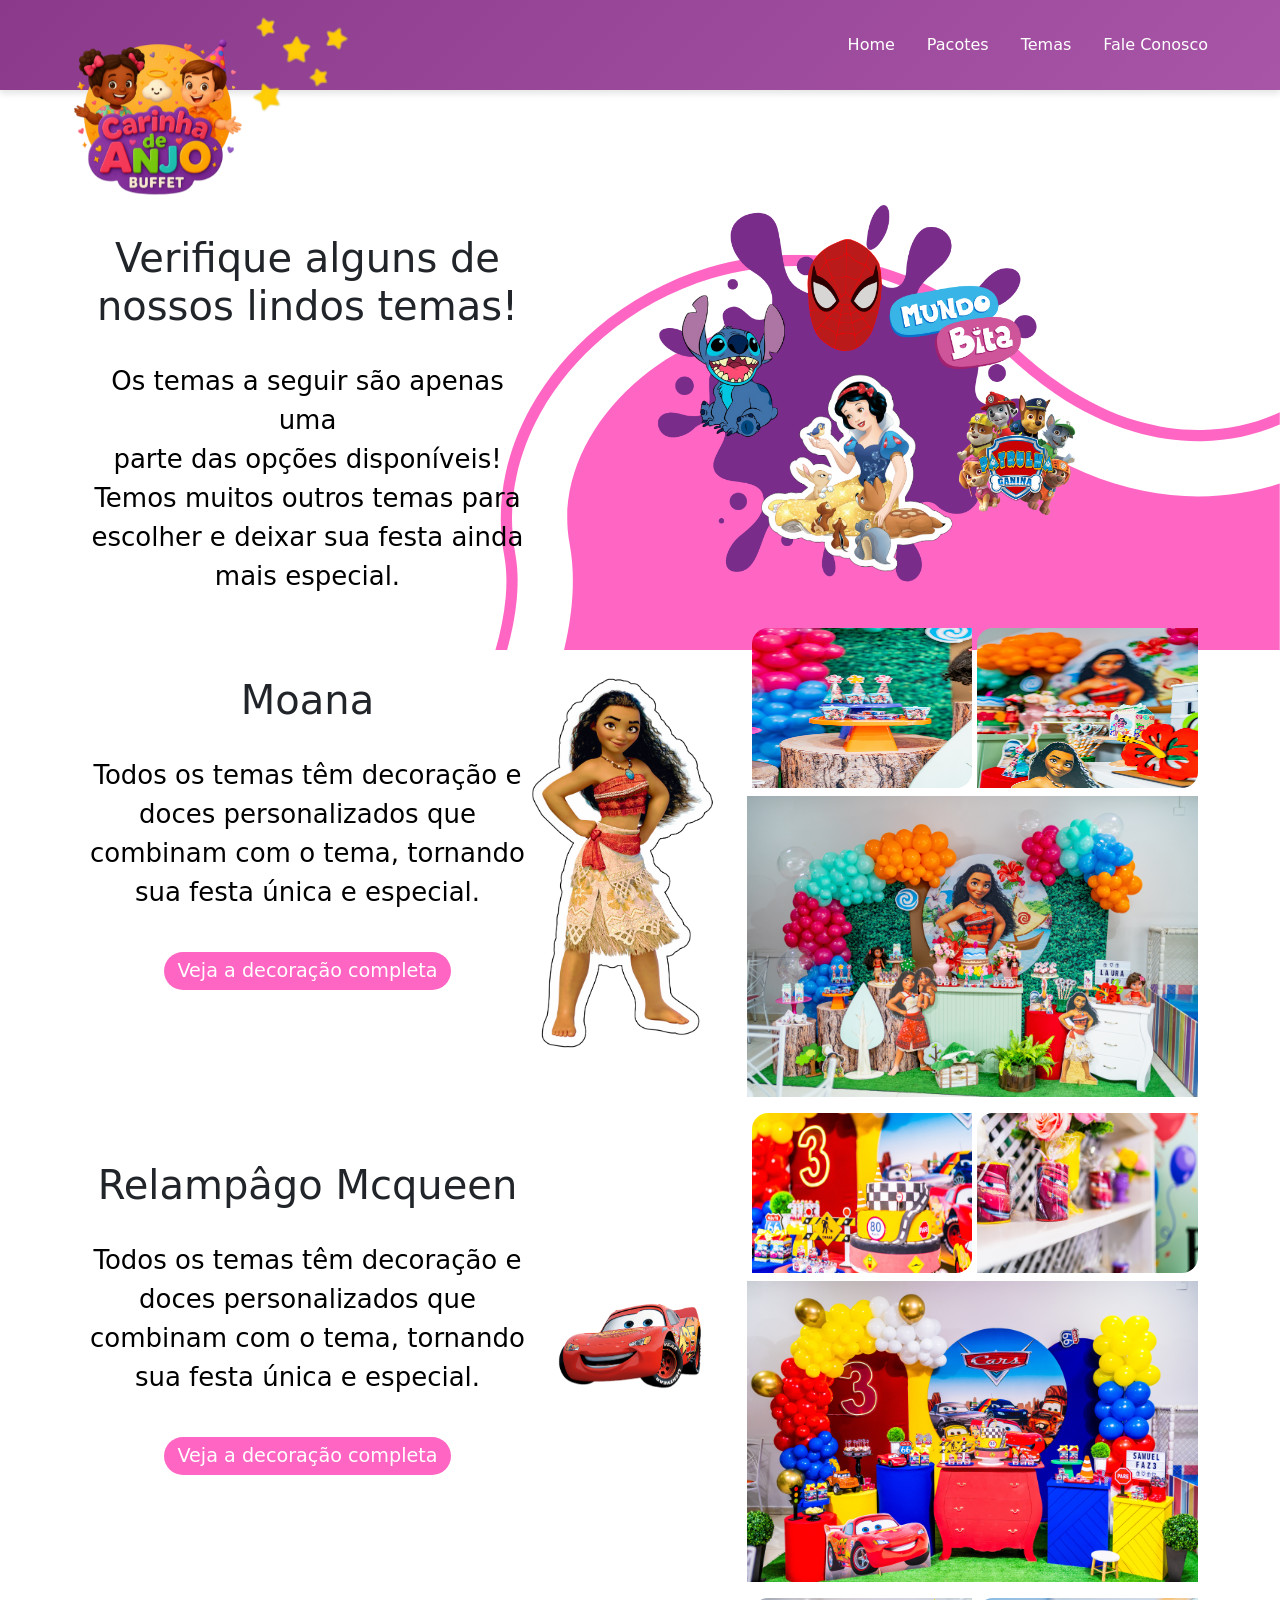
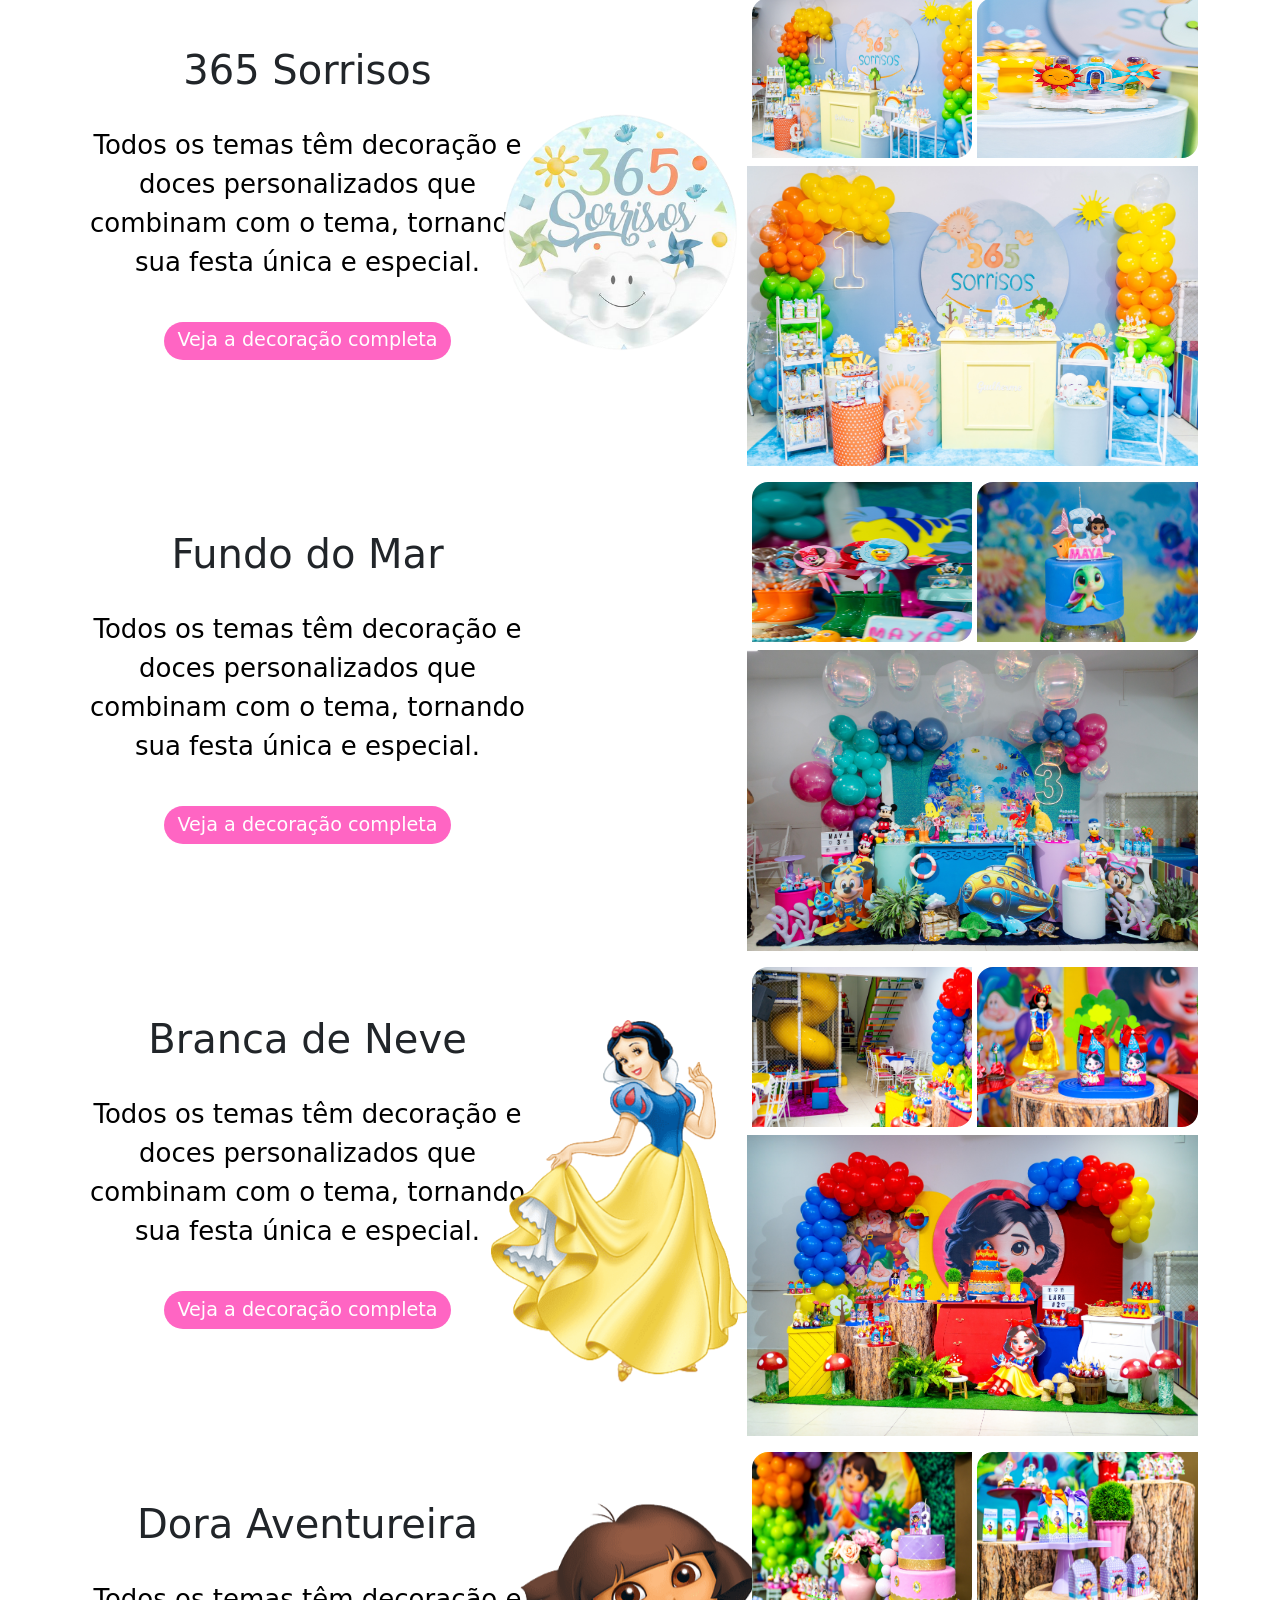
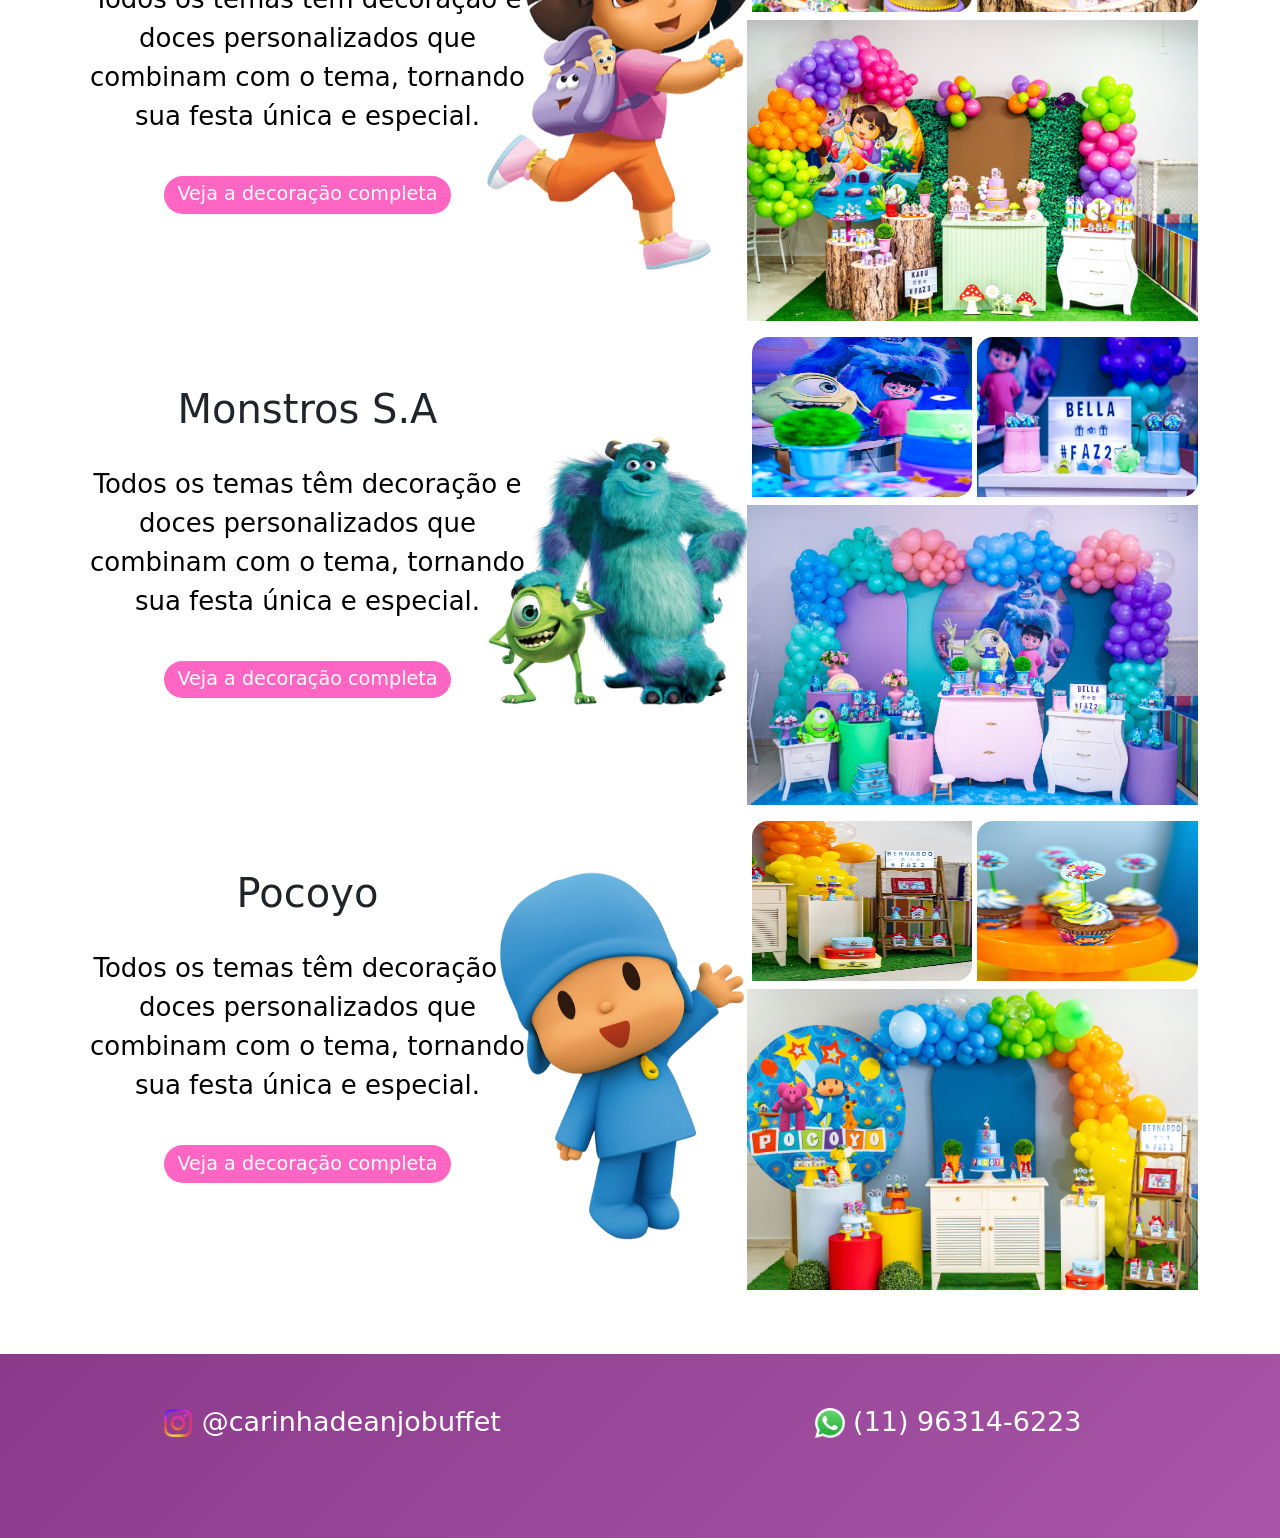
<file: pages/temas.html>
<!DOCTYPE html>
<html lang="pt-BR">
<head>
  <meta charset="UTF-8">
  <meta name="viewport" content="width=device-width, initial-scale=1.0">
  <title>Carinha de Anjo Buffet - Festas Infantis</title>
  <link rel="stylesheet" href="../css/styles.css">
  <link href="https://cdn.jsdelivr.net/npm/bootstrap@5.3.8/dist/css/bootstrap.min.css" rel="stylesheet" integrity="sha384-sRIl4kxILFvY47J16cr9ZwB07vP4J8+LH7qKQnuqkuIAvNWLzeN8tE5YBujZqJLB" crossorigin="anonymous">

  <style>
    .max{
      background-image: url('../imgs/contato/4.png');
      background-position: 100%;
      background-repeat: no-repeat;
      position: fixed;
      left: 0;
      top: 200px;
      height: 500px;
      width: 100%;
      z-index: 1;
    }

    section, footer, header{
      z-index: 100;
      position: relative;
    }

    @media(max-width: 800px){
      .muito{
        margin-top: -370px;
      }
    }
    header{
      z-index: 1000 !important;
    }
    div, img{
      z-index: 30;
    }

    .logos, .logos{
      z-index: 9;
    }

    #navMenu{
      z-index: 80;
    }
  </style>
</head>
<body style="background-image: url('../imgs/tema/1.png');">
  <div class="max"></div>
  <header>
    <div class="header-container">
      <a href="index.html" class="logo">
        <!-- <span class="logo-emoji">🎉</span>
        <span>Carinha de Anjo</span> -->
        <img class="logos" src="../imgs/0.png"/>
        <img class="logoss" src="../imgs/home/10.png"/>
      </a>
      <button class="menu-toggle" id="menuToggle">☰</button>
      <nav id="navMenu">
        <a href="../index.html">Home</a>
        <a href="pacotes.html">Pacotes</a>
        <a href="temas.html">Temas</a>
        <!-- <a href="espaco.html">Nosso Espaço</a> -->
        <a href="contato.html">Fale Conosco</a>
      </nav>
    </div>
  </header>
  
  <section class="container" style="background-image: none;">
    <div class="row mt-5">
      <br/>
      <br/>
      <br/>
      <div class="col-md-5 mt-5 temas align-self-center text-center ">
        <h1 class="text-center mt-5">Verifique alguns de
        <br/>nossos lindos temas!</h1>
        <br/>
        <p>Os temas a seguir são apenas uma<br/>
          parte das opções disponíveis!<br/>
          Temos muitos outros temas para<br/>
          escolher e deixar sua festa ainda<br/>
          mais especial.</p>
      </div>
      
      <div class="col-md-1"></div>

      <div class="col-md-4 align-self-end">
         <img class="img300" src="../imgs/contato/3.png"/>
      </div>

    </div>  
  </section>

 
  <div class="container mt-3 temas text-center">
    <div class="row">
      <div class="col-md-5">
        <h1 class="text-center mt-5 ">Moana</h1>
        <br/>
        <p>
          Todos os temas têm decoração e<br/>
          doces personalizados que<br/>
          combinam com o tema, tornando<br/>
          sua festa única e especial.<br/>
        </p>

          <button onclick="document.location.href='https://conceitualfilmes.pixieset.com/laura8anos/ '" class="contato">Veja a decoração completa</button>
      </div>
      <div class="col-md-2 text-end align-self-center">
        <img class="img204" src="../imgs/6.png"/>
      </div>
      <div class="col-md align-self-end text-center">
        <div class="d-flex">
        <img class="img205" style="width:49%; height: 160px;" src="../imgs/8.jpg"/>  
        <img class="img206" style="width:49%; height: 160px;" src="../imgs/7.jpg"/>  
        </div>
        <div>
          <img class="mt-2" style="width:100%" src="../imgs/9.jpg"/>  
        </div>
      </div>
    </div>
  </div>

 
   <div class="container mt-3 temas text-center">
    <div class="row">
      <div class="col-md-5">
        <h1 class="text-center mt-5 ">Relampâgo Mcqueen</h1>
        <br/>
        <p>
          Todos os temas têm decoração e<br/>
          doces personalizados que<br/>
          combinam com o tema, tornando<br/>
          sua festa única e especial.<br/>
        </p>

          <button onclick="document.location.href='https://conceitualfilmes.pixieset.com/samuel3anos/'" class="contato">Veja a decoração completa</button>
      </div>
      <div class="col-md-2 text-end align-self-center">
        <img class="img204" src="../imgs/10.png"/>
      </div>
      <div class="col-md align-self-end text-center">
        <div class="d-flex">
        <img class="img205" style="width:49%; height: 160px;" src="../imgs/11.jpg"/>  
        <img class="img206" style="width:49%; height: 160px;" src="../imgs/12.jpg"/>  
        </div>
        <div>
          <img class="mt-2" style="width:100%" src="../imgs/13.jpg"/>  
        </div>
      </div>
    </div>
  </div>

  <!--  -->


  <div class="container mt-3 temas text-center">
    <div class="row">
      <div class="col-md-5">
        <h1 class="text-center mt-5 ">365 Sorrisos</h1>
        <br/>
        <p>
          Todos os temas têm decoração e<br/>
          doces personalizados que<br/>
          combinam com o tema, tornando<br/>
          sua festa única e especial.<br/>
        </p>

          <button onclick="document.location.href='https://conceitualfilmes.pixieset.com/guilherme1ano/decoracao/ '" class="contato">Veja a decoração completa</button>
      </div>
      <div class="col-md-2 text-end align-self-center">
        <img class="img204" src="../imgs/14.png"/>
      </div>
      <div class="col-md align-self-end text-center">
        <div class="d-flex">
        <img class="img205" style="width:49%; height: 160px;" src="../imgs/15.jpg"/>  
        <img class="img206" style="width:49%; height: 160px;" src="../imgs/16.jpg"/>  
        </div>
        <div>
          <img class="mt-2" style="width:100%" src="../imgs/17.jpg"/>  
        </div>
      </div>
    </div>
  </div>

  <div class="container mt-3 temas text-center">
    <div class="row">
      <div class="col-md-5">
        <h1 class="text-center mt-5 ">Fundo do Mar</h1>
        <br/>
        <p>
          Todos os temas têm decoração e<br/>
          doces personalizados que<br/>
          combinam com o tema, tornando<br/>
          sua festa única e especial.<br/>
        </p>

          <button onclick="document.location.href='https://gledistonefelicio.pixieset.com/maya3anos/decoracao/ '" class="contato">Veja a decoração completa</button>
      </div>
      <div class="col-md-2 text-end align-self-center">
        <img style="visibility: hidden;" class="img204" src="../imgs/6.png"/>
      </div>
      <div class="col-md align-self-end text-center muito">
        <div class="d-flex">
        <img class="img205" style="width:49%; height: 160px;" src="../imgs/18.jpg"/>  
        <img class="img206" style="width:49%; height: 160px;" src="../imgs/19.jpg"/>  
        </div>
        <div>
          <img class="mt-2" style="width:100%" src="../imgs/20.jpg"/>  
        </div>
      </div>
    </div>
  </div>

  <div class="container mt-3 temas text-center">
    <div class="row">
      <div class="col-md-5">
        <h1 class="text-center mt-5 ">Branca de Neve</h1>
        <br/>
        <p>
          Todos os temas têm decoração e<br/>
          doces personalizados que<br/>
          combinam com o tema, tornando<br/>
          sua festa única e especial.<br/>
        </p>

          <button onclick="document.location.href='https://conceitualfilmes.pixieset.com/lara2anos/decoracao/ '" class="contato">Veja a decoração completa</button>
      </div>
      <div class="col-md-2 text-end align-self-center">
        <img class="img204" src="../imgs/21.png"/>
      </div>
      <div class="col-md align-self-end text-center">
        <div class="d-flex">
        <img class="img205" style="width:49%; height: 160px;" src="../imgs/22.jpg"/>  
        <img class="img206" style="width:49%; height: 160px;" src="../imgs/23.jpg"/>  
        </div>
        <div>
          <img class="mt-2" style="width:100%" src="../imgs/24.jpg"/>  
        </div>
      </div>
    </div>
  </div>


  <div class="container mt-3 temas text-center">
    <div class="row">
      <div class="col-md-5">
        <h1 class="text-center mt-5 ">Dora Aventureira</h1>
        <br/>
        <p>
          Todos os temas têm decoração e<br/>
          doces personalizados que<br/>
          combinam com o tema, tornando<br/>
          sua festa única e especial.<br/>
        </p>

          <button onclick="document.location.href='https://conceitualfilmes.pixieset.com/karuma3anos/decoracao/'" class="contato">Veja a decoração completa</button>
      </div>
      <div class="col-md-2 text-end align-self-center">
        <img class="img204" src="../imgs/25.png"/>
      </div>
      <div class="col-md align-self-end text-center">
        <div class="d-flex">
        <img class="img205" style="width:49%; height: 160px;" src="../imgs/26.jpg"/>  
        <img class="img206" style="width:49%; height: 160px;" src="../imgs/27.jpg"/>  
        </div>
        <div>
          <img class="mt-2" style="width:100%" src="../imgs/28.jpg"/>  
        </div>
      </div>
    </div>
  </div>


  <div class="container mt-3 temas text-center">
    <div class="row">
      <div class="col-md-5">
        <h1 class="text-center mt-5 ">Monstros S.A</h1>
        <br/>
        <p>
          Todos os temas têm decoração e<br/>
          doces personalizados que<br/>
          combinam com o tema, tornando<br/>
          sua festa única e especial.<br/>
        </p>

          <button onclick="document.location.href='https://conceitualfilmes.pixieset.com/bella2anos/decoracao/'" class="contato">Veja a decoração completa</button>
      </div>
      <div class="col-md-2 text-end align-self-center">
        <img class="img204" src="../imgs/29.png"/>
      </div>
      <div class="col-md align-self-end text-center">
        <div class="d-flex">
        <img class="img205" style="width:49%; height: 160px;" src="../imgs/30.jpg"/>  
        <img class="img206" style="width:49%; height: 160px;" src="../imgs/31.jpg"/>  
        </div>
        <div>
          <img class="mt-2" style="width:100%" src="../imgs/32.jpg"/>  
        </div>
      </div>
    </div>
  </div>

  <div class="container mt-3 temas text-center">
    <div class="row">
      <div class="col-md-5">
        <h1 class="text-center mt-5 ">Pocoyo</h1>
        <br/>
        <p>
          Todos os temas têm decoração e<br/>
          doces personalizados que<br/>
          combinam com o tema, tornando<br/>
          sua festa única e especial.<br/>
        </p>

          <button onclick="document.location.href='https://conceitualfilmes.pixieset.com/bernardo1ano/decoracao/'" class="contato">Veja a decoração completa</button>
      </div>
      <div class="col-md-2 text-end align-self-center">
        <img class="img204" src="../imgs/33.png"/>
      </div>
      <div class="col-md align-self-end text-center">
        <div class="d-flex">
        <img class="img205" style="width:49%; height: 160px;" src="../imgs/34.jpg"/>  
        <img class="img206" style="width:49%; height: 160px;" src="../imgs/35.jpg"/>  
        </div>
        <div>
          <img class="mt-2" style="width:100%" src="../imgs/36.jpg"/>  
        </div>
      </div>
    </div>
  </div>
 
  <footer>
    <div class="footer-content">
      <div class="footer-section">
        <p><a href="https://www.instagram.com/carinhadeanjobuffet" target="_blank" title="Instagram"><img style="width: 30px;height: auto;" src="../imgs/50.png" /> @carinhadeanjobuffet</a></p>
      </div>
      <div class="footer-section">
          <a href="https://wa.me/5511963146223" target="_blank" title="Instagram"><img style="width: 30px;height: auto;" src="../imgs/1.png" /> (11) 96314-6223</a>
        </div>
      </div>
    </div>
  </footer>

  <script src="../js/main.js"></script>

  <script src="https://cdn.jsdelivr.net/npm/bootstrap@5.3.8/dist/js/bootstrap.bundle.min.js" integrity="sha384-FKyoEForCGlyvwx9Hj09JcYn3nv7wiPVlz7YYwJrWVcXK/BmnVDxM+D2scQbITxI" crossorigin="anonymous"></script>

</body>
</html>
</file>
<file: css/styles.css>
* {
  margin: 0;
  padding: 0;
  box-sizing: border-box;
}

:root {
  --primary-purple: #8B3A8B;
  --secondary-purple: #A855A8;
  --bright-yellow: #FFD700;
  --accent-orange: #FF8C00;
  --text-dark: #333;
  --text-light: #fff;
  --bg-light: #f9f9f9;
  --border-radius: 15px;
  --transition: all 0.3s ease;
}

html {
  scroll-behavior: smooth;
}

body {
  font-family: 'Segoe UI', Tahoma, Geneva, Verdana, sans-serif;
  line-height: 1.6;
  color: var(--text-dark);
  background-color: var(--bg-light);
}

/* ==================== HEADER E NAVEGAÇÃO ==================== */

header {
  background: linear-gradient(135deg, var(--primary-purple) 0%, var(--secondary-purple) 100%);
  padding: 1rem 0;
  position: sticky;
  top: 0;
  z-index: 1000;
  box-shadow: 0 4px 6px rgba(0, 0, 0, 0.1);
}

.header-container {
  max-width: 1200px;
  margin: 0 auto;
  padding: 0 2rem;
  display: flex;
  justify-content: space-between;
  align-items: center;
}

.logos{
  width: 170px;
  height: auto;
  margin-bottom: -140px;
}

.logoss{
   width: 100px;
    margin-bottom: -40px;
}
.logo {
  font-size: 1.8rem;
  font-weight: bold;
  color: var(--text-light);
  text-decoration: none;
  display: flex;
  align-items: center;
  gap: 0.5rem;
}



.logo-emoji {
  font-size: 2rem;
}

nav {
  display: flex;
  gap: 2rem;
}

nav a {
  color: var(--text-light);
  text-decoration: none;
  font-size: 1rem;
  font-weight: 500;
  transition: var(--transition);
  position: relative;
}

nav a::after {
  content: '';
  position: absolute;
  bottom: -5px;
  left: 0;
  width: 0;
  height: 2px;
  background-color: var(--bright-yellow);
  transition: width 0.3s ease;
}

nav a:hover::after {
  width: 100%;
}

.menu-toggle {
  display: none;
  background: none;
  border: none;
  color: var(--text-light);
  font-size: 1.5rem;
  cursor: pointer;
}

/* ==================== HERO SECTION ==================== */

.hero {
  background: linear-gradient(135deg, var(--primary-purple) 0%, var(--secondary-purple) 100%);
  color: var(--text-light);
  padding: 4rem 2rem;
  text-align: center;
  position: relative;
  overflow: hidden;
}

.hero::before {
  content: '';
  position: absolute;
  top: -50%;
  right: -10%;
  width: 400px;
  height: 400px;
  background: rgba(255, 215, 0, 0.1);
  border-radius: 50%;
  animation: float 6s ease-in-out infinite;
}

.hero::after {
  content: '';
  position: absolute;
  bottom: -30%;
  left: -5%;
  width: 300px;
  height: 300px;
  background: rgba(255, 215, 0, 0.08);
  border-radius: 50%;
  animation: float 8s ease-in-out infinite reverse;
}

@keyframes float {
  0%, 100% { transform: translateY(0px); }
  50% { transform: translateY(20px); }
}

.hero-content {
  max-width: 1200px;
  margin: 0 auto;
  position: relative;
  z-index: 1;
}

.hero h1 {
  font-size: 3rem;
  margin-bottom: 1rem;
  text-shadow: 2px 2px 4px rgba(0, 0, 0, 0.3);
}

.hero p {
  font-size: 1.3rem;
  margin-bottom: 2rem;
}

.cta-button {
  display: inline-block;
  background-color: var(--bright-yellow);
  color: var(--primary-purple);
  padding: 1rem 2.5rem;
  border-radius: 50px;
  text-decoration: none;
  font-weight: bold;
  font-size: 1.1rem;
  transition: var(--transition);
  border: 2px solid var(--bright-yellow);
  cursor: pointer;
  border: none;
}

.cta-button:hover {
  background-color: transparent;
  color: var(--bright-yellow);
  transform: scale(1.05);
}

/* ==================== SEÇÕES GERAIS ==================== */

.container {
  max-width: 1200px;
  margin: 0 auto;
  padding: 0 2rem;
}

section {
  padding: 4rem 2rem;
}

section h2 {
  font-size: 2.5rem;
  margin-bottom: 3rem;
  text-align: center;
  color: var(--primary-purple);
  position: relative;
  padding-bottom: 1rem;
}

section h2::after {
  content: '';
  position: absolute;
  bottom: 0;
  left: 50%;
  transform: translateX(-50%);
  width: 100px;
  height: 4px;
  background: linear-gradient(90deg, var(--bright-yellow), var(--accent-orange));
  border-radius: 2px;
}

/* ==================== CARDS ==================== */

.cards-grid {
  display: grid;
  grid-template-columns: repeat(auto-fit, minmax(300px, 1fr));
  gap: 2rem;
  margin-top: 2rem;
}

.card {
  background: white;
  border-radius: var(--border-radius);
  padding: 2rem;
  box-shadow: 0 4px 15px rgba(0, 0, 0, 0.1);
  transition: var(--transition);
  text-align: center;
}

.card:hover {
  transform: translateY(-10px);
  box-shadow: 0 8px 25px rgba(139, 58, 139, 0.2);
}

.card h3 {
  color: var(--primary-purple);
  font-size: 1.5rem;
  margin-bottom: 1rem;
}

.card p {
  color: #666;
  margin-bottom: 1.5rem;
}

.card-image {
  width: 100%;
  height: 200px;
  object-fit: cover;
  border-radius: var(--border-radius);
  margin-bottom: 1rem;
}

/* ==================== GALERIA ==================== */

.gallery {
  display: grid;
  grid-template-columns: repeat(auto-fit, minmax(250px, 1fr));
  gap: 1.5rem;
  margin-top: 2rem;
}

.gallery-item {
  position: relative;
  overflow: hidden;
  border-radius: var(--border-radius);
  aspect-ratio: 1;
  cursor: pointer;
}

.gallery-item img {
  width: 100%;
  height: 100%;
  object-fit: cover;
  transition: var(--transition);
}

.gallery-item:hover img {
  transform: scale(1.1);
}

.gallery-overlay {
  position: absolute;
  top: 0;
  left: 0;
  width: 100%;
  height: 100%;
  background: rgba(139, 58, 139, 0.8);
  display: flex;
  align-items: center;
  justify-content: center;
  opacity: 0;
  transition: var(--transition);
}

.gallery-item:hover .gallery-overlay {
  opacity: 1;
}

.gallery-overlay p {
  color: white;
  font-size: 1.2rem;
  font-weight: bold;
}

/* ==================== FORMULÁRIO ==================== */

.form-container {
  max-width: 600px;
  margin: 2rem auto;
  background: white;
  padding: 2rem;
  border-radius: var(--border-radius);
  box-shadow: 0 4px 15px rgba(0, 0, 0, 0.1);
}

.form-group {
  margin-bottom: 1.5rem;
}

.form-group label {
  display: block;
  margin-bottom: 0.5rem;
  color: var(--primary-purple);
  font-weight: 600;
}

.form-group input,
.form-group textarea {
  width: 100%;
  padding: 0.8rem;
  border: 2px solid #ddd;
  border-radius: 8px;
  font-family: inherit;
  font-size: 1rem;
  transition: var(--transition);
}

.form-group input:focus,
.form-group textarea:focus {
  outline: none;
  border-color: var(--primary-purple);
  box-shadow: 0 0 0 3px rgba(139, 58, 139, 0.1);
}

.form-group textarea {
  resize: vertical;
  min-height: 120px;
}

.submit-btn {
  width: 100%;
  padding: 1rem;
  background: linear-gradient(135deg, var(--primary-purple) 0%, var(--secondary-purple) 100%);
  color: white;
  border: none;
  border-radius: 8px;
  font-size: 1.1rem;
  font-weight: bold;
  cursor: pointer;
  transition: var(--transition);
}

.submit-btn:hover {
  transform: scale(1.02);
  box-shadow: 0 4px 15px rgba(139, 58, 139, 0.3);
}

/* ==================== FOOTER ==================== */

footer {
  background: linear-gradient(135deg, var(--primary-purple) 0%, var(--secondary-purple) 100%);
  color: var(--text-light);
  padding: 3rem 2rem;
  text-align: center;
  margin-top: 4rem;
  font-size: 27px;
}

.footer-content {
  max-width: 1200px;
  margin: 0 auto;
  display: grid;
  grid-template-columns: repeat(auto-fit, minmax(250px, 1fr));
  gap: 2rem;
  margin-bottom: 2rem;
}

.footer-section h3 {
  margin-bottom: 1rem;
  color: var(--bright-yellow);
}

.footer-section a {
  color: var(--text-light);
  text-decoration: none;
  display: block;
  margin-bottom: 0.5rem;
  transition: var(--transition);
}

.footer-section a:hover {
  color: var(--bright-yellow);
}

.social-links {
  display: flex;
  justify-content: center;
  gap: 1.5rem;
  margin-bottom: 2rem;
}

.social-links a {
  display: inline-flex;
  align-items: center;
  justify-content: center;
  width: 50px;
  height: 50px;
  background: rgba(255, 215, 0, 0.2);
  border-radius: 50%;
  transition: var(--transition);
}

.social-links a:hover {
  background: var(--bright-yellow);
  color: var(--primary-purple);
}

.footer-bottom {
  border-top: 1px solid rgba(255, 255, 255, 0.2);
  padding-top: 2rem;
  text-align: center;
}

/* ==================== RESPONSIVIDADE ==================== */

@media (max-width: 768px) {
  .menu-toggle {
    display: block;
  }

  nav {
    display: none;
    position: absolute;
    top: 100%;
    left: 0;
    right: 0;
    flex-direction: column;
    background: var(--primary-purple);
    padding: 1rem;
    gap: 0;
  }

  nav.active {
    display: flex;
  }

  nav a {
    padding: 1rem;
    border-bottom: 1px solid rgba(255, 255, 255, 0.1);
  }

  .hero h1 {
    font-size: 2rem;
  }

  .hero p {
    font-size: 1rem;
  }

  section h2 {
    font-size: 1.8rem;
  }

  .cards-grid {
    grid-template-columns: 1fr;
  }

  .gallery {
    grid-template-columns: repeat(2, 1fr);
  }

  .footer-content {
    grid-template-columns: 1fr;
  }
}

@media (max-width: 480px) {
  .header-container {
    padding: 0 1rem;
  }

  .logo {
    font-size: 1.3rem;
  }

  .hero {
    padding: 2rem 1rem;
  }

  .hero h1 {
    font-size: 1.5rem;
  }

  section {
    padding: 2rem 1rem;
  }

  section h2 {
    font-size: 1.5rem;
  }

  .gallery {
    grid-template-columns: 1fr;
  }

  .form-container {
    padding: 1rem;
  }
}
 

.img87{
  width: 400px;
  height: auto;
}

.img1{
  width: 240px;
  height: 240px;
  border-radius: 100%;
  background-color: red;
  border: 2px solid #FFD700 ;
}

.img2{
    width: 350px;
    height: 350px;
    border-radius: 100%;
    background-color: red;
    border: 2px solid yellow;
    margin-left: -100px;
} 

.img3{
  width: 200px;
  height: 200px;
  border-radius: 100%;
  background-color: red;
  border: 2px solid #FF8C00;
  margin-top: -400px;
  margin-left: -80px;
}

.img4{
  width: 220px;
  height: 220px;
  border-radius: 100%;
  background-color: red;
  border: 2px solid #8B3A8B;
  margin-left: -100px;
  margin-top: -50px;
}

.marcar{
  margin-top: 20px;
  background-color: #8B3A8B;
  border: 4px solid white;
  border-radius: 1.2em;
  padding: 3%;
  color: white;
  zoom: 120%;
}

body, html{
  background-image: url('../imgs/back.jpg');
  background-position: 100%;
  background-repeat: no-repeat;
  background-color: transparent;
}

@media(max-width: 700px){


.img87{
  width: 210px;
  height: auto;
}


  .img1{
  width: 240px;
  height: 240px;
  border-radius: 100%;
  background-color: red;
  border: 2px solid #FFD700 ;
}

.img2{
    width: 350px;
    height: 350px;
    border-radius: 100%;
    background-color: red;
    border: 2px solid yellow;
    margin-left: -120px;
} 

.img3{
  width: 200px;
  height: 200px;
  border-radius: 100%;
  background-color: red;
  border: 2px solid #FF8C00;
  margin-top: 0px;
  margin-left: 0px;
}

.img4{
  width: 220px;
  height: 220px;
  border-radius: 100%;
  background-color: red;
  border: 2px solid #8B3A8B;
  margin-left: 1%;
  margin-top: 0px;
}

.marcar{
  margin-top: 20px;
  background-color: #8B3A8B;
  border: 5px solid white;
  border-radius: 0.9em;
  padding: 4%;
  color: white;
}

 
}


@media (max-width: 1194px) {
  .principal {
    zoom: 90%;
  }

  .principal > .row{
    margin-top: 100px;
  }
}

.img100{
  /* background-color: white; */
  width: 50%;
  border-radius: 1em;
}


.contatos{
  /* background-color: #8B3A8B; */
  font-family: 'Courier New', Courier, monospace;
  text-align: left;
  color: #ffffff;
}

.contatos a{
  text-align: left;
}

.contato{
  margin-top: 20px;
  background-color: #ff65c3;
  /* border: 4px solid white; */
  border-radius: 1.2em;
  border: none;
  padding-left: 3%;
  padding-right: 3%;
  padding-top: 1%;
  padding-bottom: 1%;
  color: white;
  zoom: 120%;
}

.contato:hover{
  opacity: 0.9;
}


.button:hover{
  opacity: 0.9;
}

.img101{
  /* background-color: white; */
  width: 400px;
  border-radius: 1em;
}

.img102{
  width: 430px;
}

.temas h2, .temas p{
  color: #000;
}

.temas h2, .temas p{
  color: #000;
}

.temas p{
  font-size: 26px;
}

.img201{
  width: 400px;
}
 
.img204{
  width: 270px;
  margin-left: -70px;
  height: auto;
}

.img205{
  margin-left: 1%;
  border-radius : 1em 0 1em 0;
  /* border: 1px solid red; */
}

.img206{
  margin-left: 1%;
  border-radius : 1em 0 1em 0;
  /* border: 1px solid red; */
}

@media (max-width: 1194px) {
  .principal {
    zoom: 90%;
  }

  .principal > .row{
    margin-top: 100px;
  }
}


.img300{
  width: 120%;
}

@media (max-width: 766px) {
  .img300{
    width: 100%;
  }
}
</file>
